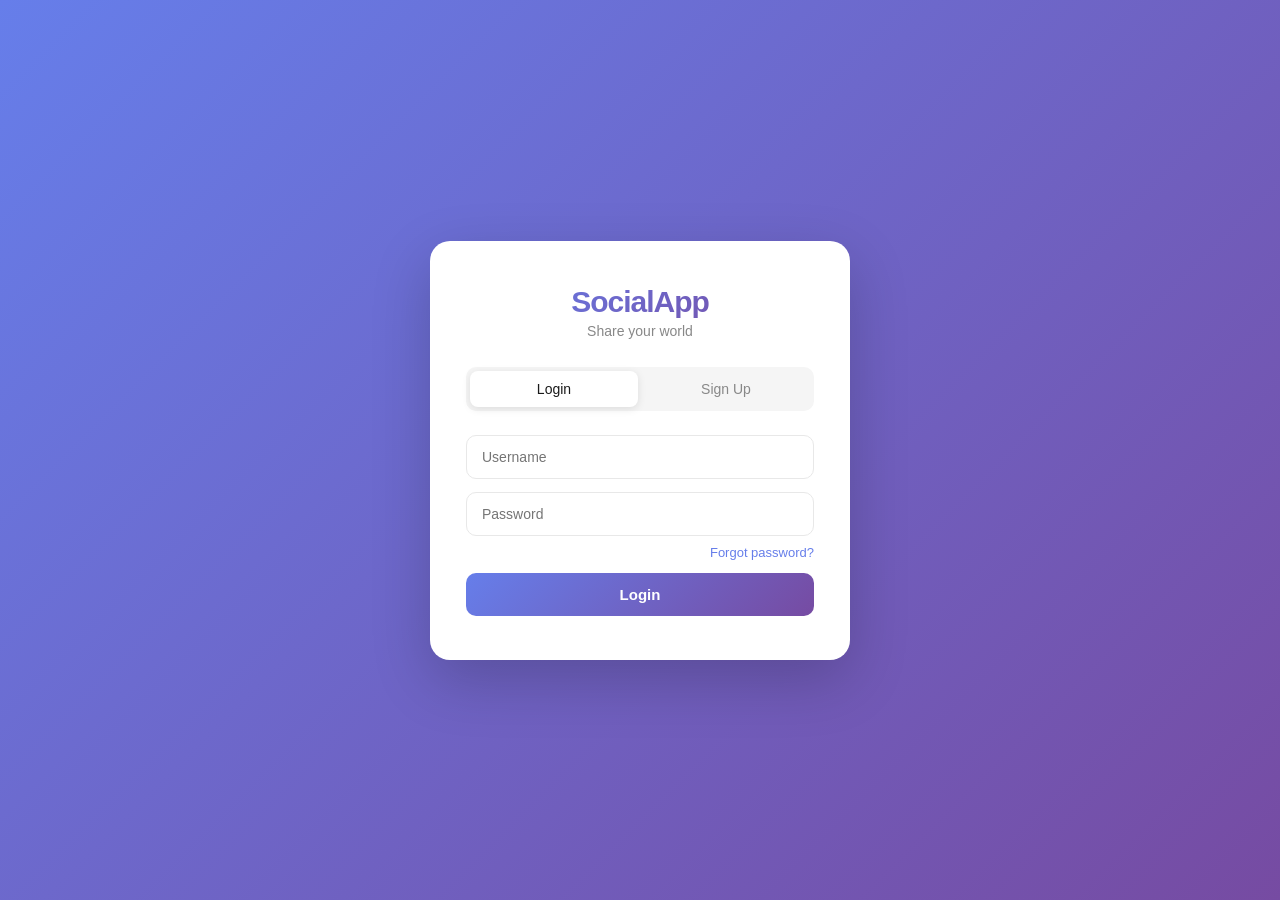
<file: pages/index.html>
<!DOCTYPE html>
<html lang="en">
<head>
  <meta charset="UTF-8">
  <meta name="viewport" content="width=device-width, initial-scale=1.0">
  <title>SocialApp — Login</title>
  <style>
    *, *::before, *::after { box-sizing: border-box; margin: 0; padding: 0; }
    body {
      font-family: -apple-system, BlinkMacSystemFont, 'Segoe UI', sans-serif;
      min-height: 100vh; display: flex; align-items: center; justify-content: center;
      background: linear-gradient(135deg, #667eea 0%, #764ba2 100%); padding: 20px;
    }
    .box {
      background: #fff; border-radius: 20px; padding: 44px 36px;
      width: 100%; max-width: 420px;
      box-shadow: 0 20px 60px rgba(0,0,0,0.2);
    }
    .logo { text-align: center; margin-bottom: 28px; }
    .logo h1 {
      font-size: 30px; font-weight: 800; letter-spacing: -1px;
      background: linear-gradient(135deg,#667eea,#764ba2);
      -webkit-background-clip: text; -webkit-text-fill-color: transparent; background-clip: text;
    }
    .logo p { font-size: 14px; color: #888; margin-top: 4px; }
    .tab-row {
      display: flex; background: #f5f5f5; border-radius: 10px;
      padding: 4px; margin-bottom: 24px; gap: 4px;
    }
    .tab-row button {
      flex: 1; padding: 10px; border: none; background: none; border-radius: 8px;
      font-size: 14px; font-weight: 500; cursor: pointer; color: #888;
      transition: all .2s; font-family: inherit;
    }
    .tab-row button.active {
      background: #fff; color: #1a1a1a;
      box-shadow: 0 2px 8px rgba(0,0,0,0.1);
    }
    form { display: flex; flex-direction: column; gap: 13px; }
    input {
      padding: 13px 15px; border: 1.5px solid #e8e8e8; border-radius: 10px;
      font-size: 14px; font-family: inherit; outline: none; transition: border-color .2s;
    }
    input:focus { border-color: #667eea; }
    .btn {
      padding: 13px; background: linear-gradient(135deg,#667eea,#764ba2);
      color: white; border: none; border-radius: 10px; font-size: 15px;
      font-weight: 700; cursor: pointer; font-family: inherit; transition: opacity .2s;
    }
    .btn:hover { opacity: .9; }
    .btn:disabled { opacity: .6; cursor: not-allowed; }
    .err {
      background: #fef2f2; border: 1px solid #fca5a5; border-radius: 8px;
      padding: 11px 13px; font-size: 13px; color: #b91c1c; display: none; line-height: 1.5;
    }
    .ok {
      background: #f0fdf4; border: 1px solid #86efac; border-radius: 8px;
      padding: 11px 13px; font-size: 13px; color: #15803d; display: none;
    }
    .forgot-link {
      text-align: right; font-size: 13px; color: #667eea;
      cursor: pointer; text-decoration: none; margin-top: -4px;
    }
    .forgot-link:hover { text-decoration: underline; }
    .divider { text-align: center; font-size: 12px; color: #aaa; margin: 4px 0; }
  </style>
</head>
<body>
<div class="box">
  <div class="logo">
    <h1>SocialApp</h1>
    <p>Share your world</p>
  </div>

  <div class="tab-row">
    <button id="tab-login"  class="active" onclick="showTab('login')">Login</button>
    <button id="tab-signup" onclick="showTab('signup')">Sign Up</button>
  </div>

  <!-- ERROR / SUCCESS MESSAGES -->
  <div class="err" id="err-msg"></div>
  <div class="ok"  id="ok-msg"></div>

  <!-- LOGIN FORM -->
  <form id="login-form">
    <input name="username" placeholder="Username" required autocomplete="username">
    <input name="password" type="password" placeholder="Password" required autocomplete="current-password">
    <a class="forgot-link" onclick="showTab('forgot')">Forgot password?</a>
    <button type="submit" class="btn" id="login-btn">Login</button>
  </form>

  <!-- SIGNUP FORM -->
  <form id="signup-form" style="display:none">
    <input name="username" placeholder="Username" required autocomplete="username">
    <input name="email" type="email" placeholder="Email (needed for password reset)" required>
    <input name="password" type="password" placeholder="Password (min 6 characters)" required autocomplete="new-password">
    <button type="submit" class="btn" id="signup-btn">Create Account</button>
  </form>

  <!-- FORGOT PASSWORD FORM -->
  <form id="forgot-form" style="display:none">
    <p style="font-size:14px;color:#555;margin-bottom:4px;line-height:1.6">
      Enter your email address and we'll send you a link to reset your password.
    </p>
    <input name="email" type="email" placeholder="Your email address" required>
    <button type="submit" class="btn" id="forgot-btn">Send Reset Link</button>
    <div class="divider">or</div>
    <button type="button" class="btn" style="background:#f5f5f5;color:#555"
            onclick="showTab('login')">Back to Login</button>
  </form>
</div>

<script type="module">
import { login, register, forgotPassword } from '../js/api.js';

// Redirect if already logged in
if (localStorage.getItem('access_token')) {
    window.location.href = 'feed.html';
}

// Show/hide forms
window.showTab = (tab) => {
    ['login','signup','forgot'].forEach(t => {
        document.getElementById(t + '-form').style.display = 'none';
    });
    document.getElementById(tab + '-form').style.display = 'flex';
    document.querySelectorAll('.tab-row button').forEach(b => b.classList.remove('active'));
    const tabBtn = document.getElementById('tab-' + tab);
    if (tabBtn) tabBtn.classList.add('active');
    hideMessages();
};

function showErr(msg) {
    const el = document.getElementById('err-msg');
    el.textContent = msg;
    el.style.display = 'block';
    document.getElementById('ok-msg').style.display = 'none';
}

function showOk(msg) {
    const el = document.getElementById('ok-msg');
    el.textContent = msg;
    el.style.display = 'block';
    document.getElementById('err-msg').style.display = 'none';
}

function hideMessages() {
    document.getElementById('err-msg').style.display = 'none';
    document.getElementById('ok-msg').style.display  = 'none';
}

// LOGIN
document.getElementById('login-form').addEventListener('submit', async e => {
    e.preventDefault();
    hideMessages();
    const btn = document.getElementById('login-btn');
    btn.textContent = 'Logging in...';
    btn.disabled = true;

    const data = await login({
        username: e.target.username.value.trim(),
        password: e.target.password.value
    });

    if (!data) {
        showErr('No response from server. Is the backend running?');
    } else if (data.__network) {
        showErr('Cannot connect to server. Make sure you ran: python manage.py runserver');
    } else if (data.__error) {
        showErr(data.error || data.detail || 'Login failed. Check your username and password.');
    } else if (data.access) {
        localStorage.setItem('access_token', data.access);
        localStorage.setItem('refresh_token', data.refresh);
        localStorage.setItem('user_id', data.user.id);
        localStorage.setItem('username', data.user.username);
        showOk('Login successful! Redirecting...');
        setTimeout(() => window.location.href = 'feed.html', 800);
    } else {
        showErr('Unknown error. Open browser console (F12) for details.');
    }

    btn.textContent = 'Login';
    btn.disabled = false;
});

// SIGNUP
document.getElementById('signup-form').addEventListener('submit', async e => {
    e.preventDefault();
    hideMessages();

    const username = e.target.username.value.trim();
    const email    = e.target.email.value.trim();
    const password = e.target.password.value;

    if (password.length < 6) {
        showErr('Password must be at least 6 characters.');
        return;
    }
    if (!email) {
        showErr('Email is required. It is needed if you forget your password.');
        return;
    }

    const btn = document.getElementById('signup-btn');
    btn.textContent = 'Creating account...';
    btn.disabled = true;

    const data = await register({ username, email, password });

    if (!data) {
        showErr('No response from server. Is the backend running?');
    } else if (data.__network) {
        showErr('Cannot connect to server. Make sure: python manage.py runserver is running.');
    } else if (data.__error) {
        // Show field-specific errors from Django
        if (data.username) showErr('Username: ' + data.username.join(' '));
        else if (data.email) showErr('Email: ' + data.email.join(' '));
        else if (data.password) showErr('Password: ' + data.password.join(' '));
        else showErr(data.detail || data.error || JSON.stringify(data));
    } else if (data.access) {
        localStorage.setItem('access_token', data.access);
        localStorage.setItem('refresh_token', data.refresh);
        localStorage.setItem('user_id', data.user.id);
        localStorage.setItem('username', data.user.username);
        showOk('Account created! Redirecting...');
        setTimeout(() => window.location.href = 'feed.html', 800);
    } else {
        showErr('Unexpected response: ' + JSON.stringify(data));
    }

    btn.textContent = 'Create Account';
    btn.disabled = false;
});

// FORGOT PASSWORD
document.getElementById('forgot-form').addEventListener('submit', async e => {
    e.preventDefault();
    hideMessages();
    const email = e.target.email.value.trim();
    const btn = document.getElementById('forgot-btn');
    btn.textContent = 'Sending...';
    btn.disabled = true;

    const data = await forgotPassword(email);

    if (data?.__network) {
        showErr('Cannot connect to server.');
    } else if (data?.__error) {
        showErr(data.error || data.detail || 'Something went wrong.');
    } else {
        showOk('✅ Reset link sent! Check your email inbox (and spam folder).');
        e.target.reset();
    }

    btn.textContent = 'Send Reset Link';
    btn.disabled = false;
});
</script>
</body>
</html>
</file>
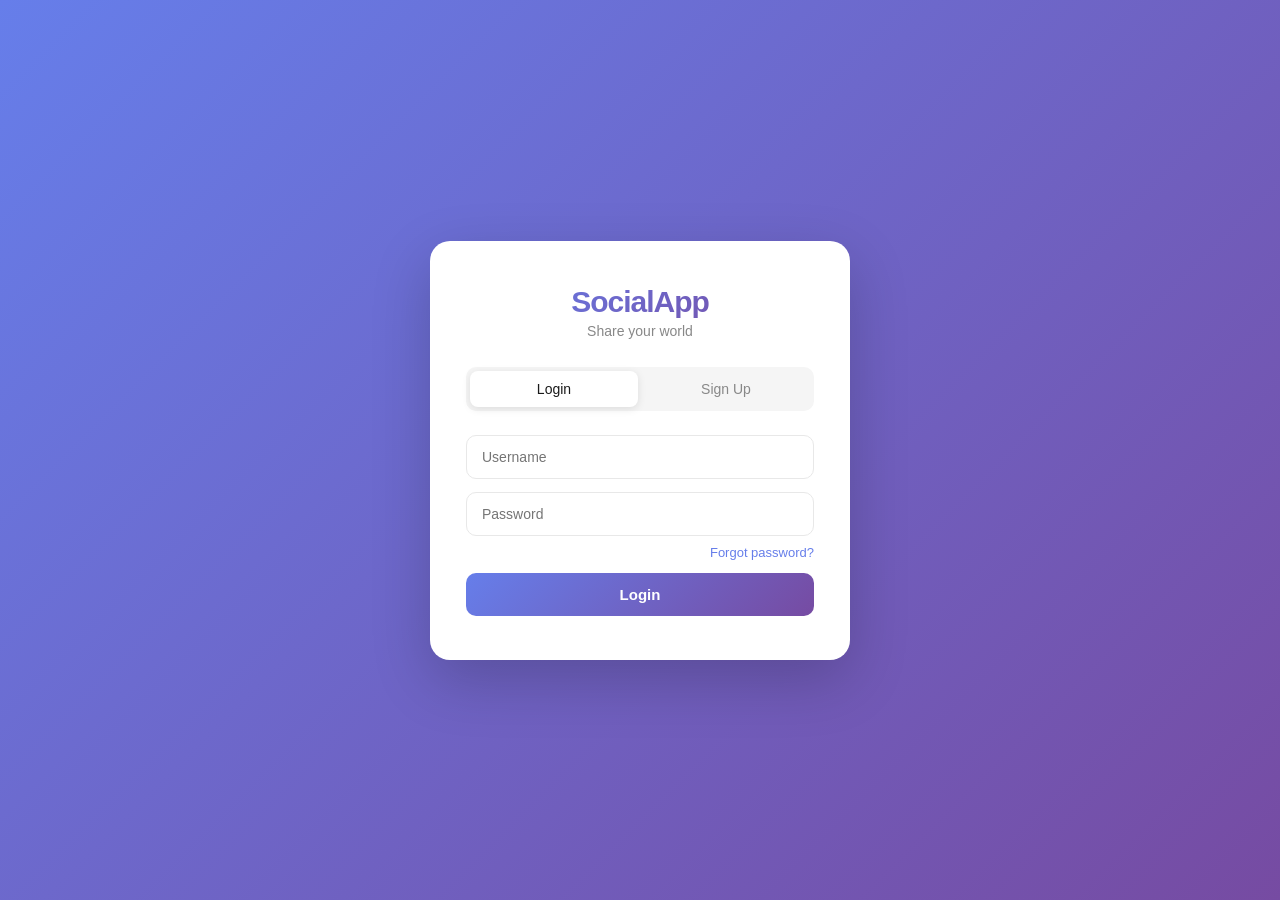
<file: pages/chat.html>
<!DOCTYPE html>
<html lang="en">
<head>
  <meta charset="UTF-8">
  <meta name="viewport" content="width=device-width, initial-scale=1.0">
  <title>Messages — SocialApp</title>
  <style>
    *, *::before, *::after { box-sizing: border-box; margin: 0; padding: 0; }
    body { font-family: -apple-system, BlinkMacSystemFont, 'Segoe UI', sans-serif;
           background: #fafafa; color: #1a1a1a; height: 100vh; display: flex; flex-direction: column; }

    .nav { background: #fff; border-bottom: 1px solid #efefef; height: 56px;
           display: flex; align-items: center; padding: 0 24px; gap: 4px;
           position: sticky; top: 0; z-index: 100; flex-shrink: 0; }
    .nav-logo { font-size: 22px; font-weight: 800; color: #667eea;
                text-decoration: none; margin-right: 12px; }
    .nav a { text-decoration: none; color: #444; font-size: 14px; font-weight: 500;
             padding: 7px 11px; border-radius: 8px; }
    .nav a:hover { background: #f5f5f5; }
    .nav-logout { margin-left: auto; padding: 7px 14px; background: none;
                  border: 1px solid #ddd; border-radius: 8px; font-size: 13px; cursor: pointer; }

    .chat-layout { display: flex; flex: 1; overflow: hidden; max-width: 960px;
                   width: 100%; margin: 0 auto; }

    /* Sidebar — conversation list */
    .conv-list { width: 320px; border-right: 1px solid #efefef; background: #fff;
                 display: flex; flex-direction: column; flex-shrink: 0; }
    .conv-header { padding: 16px 20px; border-bottom: 1px solid #efefef;
                   display: flex; align-items: center; justify-content: space-between; }
    .conv-header h2 { font-size: 16px; font-weight: 700; }
    .new-msg-btn { padding: 6px 14px; background: #667eea; color: #fff;
                   border: none; border-radius: 6px; font-size: 13px;
                   font-weight: 600; cursor: pointer; }

    .conv-search { padding: 10px 16px; border-bottom: 1px solid #f5f5f5; }
    .conv-search input { width: 100%; padding: 9px 12px; border: 1px solid #e8e8e8;
                         border-radius: 20px; font-size: 13px; font-family: inherit;
                         outline: none; background: #f8f8f8; }

    .conv-items { overflow-y: auto; flex: 1; }
    .conv-item { display: flex; align-items: center; gap: 12px; padding: 14px 16px;
                 cursor: pointer; border-bottom: 1px solid #fafafa; transition: background .15s; }
    .conv-item:hover, .conv-item.active { background: #f5f3ff; }
    .conv-av { width: 46px; height: 46px; border-radius: 50%; background: #667eea;
               display: flex; align-items: center; justify-content: center;
               color: #fff; font-weight: 700; font-size: 17px; flex-shrink: 0; }
    .conv-av img { width: 100%; height: 100%; border-radius: 50%; object-fit: cover; }
    .conv-info { flex: 1; min-width: 0; }
    .conv-info .uname { font-weight: 600; font-size: 14px; }
    .conv-info .preview { font-size: 12px; color: #888; white-space: nowrap;
                          overflow: hidden; text-overflow: ellipsis; margin-top: 2px; }
    .conv-time { font-size: 11px; color: #bbb; white-space: nowrap; }
    .unread-dot { width: 8px; height: 8px; border-radius: 50%;
                  background: #667eea; flex-shrink: 0; }

    /* Main chat area */
    .chat-main { flex: 1; display: flex; flex-direction: column; background: #fff;
                 min-width: 0; }

    .chat-header { padding: 14px 20px; border-bottom: 1px solid #efefef;
                   display: flex; align-items: center; gap: 12px; flex-shrink: 0; }
    .chat-header .conv-av { width: 38px; height: 38px; font-size: 14px; }
    .chat-header h3 { font-size: 15px; font-weight: 700; }
    .chat-header span { font-size: 12px; color: #888; }

    .messages { flex: 1; overflow-y: auto; padding: 16px 20px;
                display: flex; flex-direction: column; gap: 10px; }

    .msg { max-width: 68%; display: flex; flex-direction: column; }
    .msg.mine { align-self: flex-end; align-items: flex-end; }
    .msg.theirs { align-self: flex-start; align-items: flex-start; }

    .msg-bubble { padding: 10px 14px; border-radius: 18px; font-size: 14px;
                  line-height: 1.5; word-break: break-word; }
    .msg.mine   .msg-bubble { background: #667eea; color: #fff;
                               border-bottom-right-radius: 4px; }
    .msg.theirs .msg-bubble { background: #f0f0f0; color: #1a1a1a;
                               border-bottom-left-radius: 4px; }
    .msg-time { font-size: 11px; color: #bbb; margin-top: 3px; padding: 0 4px; }

    .no-chat { flex: 1; display: flex; flex-direction: column; align-items: center;
               justify-content: center; color: #aaa; }
    .no-chat div { font-size: 48px; margin-bottom: 12px; }
    .no-chat p { font-size: 14px; }

    .chat-input { padding: 12px 16px; border-top: 1px solid #efefef;
                  display: flex; gap: 10px; align-items: center; flex-shrink: 0; }
    .chat-input input { flex: 1; padding: 11px 16px; border: 1.5px solid #e8e8e8;
                        border-radius: 22px; font-size: 14px; font-family: inherit;
                        outline: none; }
    .chat-input input:focus { border-color: #667eea; }
    .chat-input button { padding: 11px 20px; background: #667eea; color: #fff;
                         border: none; border-radius: 22px; font-weight: 600;
                         font-size: 14px; cursor: pointer; }

    /* New message modal */
    .modal-overlay { position: fixed; inset: 0; background: rgba(0,0,0,0.5);
                     z-index: 500; display: none; align-items: center; justify-content: center; }
    .modal-overlay.open { display: flex; }
    .modal { background: #fff; border-radius: 16px; padding: 24px;
             width: min(400px, 90vw); }
    .modal h3 { font-size: 16px; font-weight: 700; margin-bottom: 14px; }
    .modal input { width: 100%; padding: 11px 14px; border: 1.5px solid #e8e8e8;
                   border-radius: 8px; font-size: 14px; font-family: inherit;
                   outline: none; margin-bottom: 12px; }
    .modal input:focus { border-color: #667eea; }
    .modal-users { max-height: 200px; overflow-y: auto; margin-bottom: 14px; }
    .modal-user { display: flex; align-items: center; gap: 10px; padding: 10px;
                  cursor: pointer; border-radius: 8px; transition: background .15s; }
    .modal-user:hover { background: #f5f3ff; }
    .modal-user .conv-av { width: 36px; height: 36px; font-size: 13px; }
    .modal-user span { font-size: 14px; font-weight: 500; }
    .modal-btns { display: flex; gap: 10px; }
    .modal-btns button { flex: 1; padding: 10px; border-radius: 8px; font-size: 14px;
                         font-weight: 600; cursor: pointer; font-family: inherit; }
    .btn-cancel { background: #f5f5f5; border: none; color: #555; }
    .btn-start  { background: #667eea; border: none; color: #fff; }

    @media(max-width: 600px) {
      .conv-list { width: 80px; }
      .conv-info, .conv-time, .unread-dot { display: none; }
      .conv-search, .conv-header h2, .new-msg-btn { display: none; }
      .conv-item { padding: 10px; justify-content: center; }
    }
  </style>
</head>
<body>

<nav class="nav">
  <a class="nav-logo" href="feed.html">● SocialApp</a>
  <a href="feed.html">🏠</a>
  <a href="explore.html">🔍</a>
  <a href="reels.html">🎬</a>
  <a href="upload.html">➕</a>
  <a href="chat.html">💬</a>
  <a href="profile.html">👤</a>
  <button class="nav-logout" onclick="localStorage.clear();window.location.href='index.html'">Logout</button>
</nav>

<div class="chat-layout">
  <!-- Conversations sidebar -->
  <div class="conv-list">
    <div class="conv-header">
      <h2>Messages</h2>
      <button class="new-msg-btn" onclick="openNewMsg()">✏️ New</button>
    </div>
    <div class="conv-search">
      <input type="text" placeholder="Search messages..." id="msg-search"
             oninput="filterConvs(this.value)">
    </div>
    <div class="conv-items" id="conv-items">
      <div style="text-align:center;padding:30px;color:#aaa;font-size:13px">
        No messages yet.<br>Start a conversation!
      </div>
    </div>
  </div>

  <!-- Chat area -->
  <div class="chat-main" id="chat-main">
    <div class="no-chat">
      <div>💬</div>
      <p>Select a conversation or start a new one</p>
    </div>
  </div>
</div>

<!-- New message modal -->
<div class="modal-overlay" id="new-msg-modal">
  <div class="modal">
    <h3>New Message</h3>
    <input type="text" id="user-search-inp" placeholder="Search for a user..."
           oninput="searchForUser(this.value)">
    <div class="modal-users" id="modal-user-list">
      <div style="color:#aaa;font-size:13px;text-align:center">Type a username to search</div>
    </div>
    <div class="modal-btns">
      <button class="btn-cancel" onclick="closeNewMsg()">Cancel</button>
    </div>
  </div>
</div>

<script type="module">
import { searchUsers, getSuggestedUsers } from '../js/api.js';

if (!localStorage.getItem('access_token')) {
  window.location.href = 'index.html';
}

const myId       = localStorage.getItem('user_id');
const myUsername = localStorage.getItem('username') || 'Me';

// Load conversations from localStorage (client-side DMs for now)
let conversations = JSON.parse(localStorage.getItem('dm_convs') || '[]');
let activeConv    = null;

function saveConvs() {
  localStorage.setItem('dm_convs', JSON.stringify(conversations));
}

function renderConvList() {
  const el = document.getElementById('conv-items');
  if (!conversations.length) {
    el.innerHTML = `<div style="text-align:center;padding:30px;color:#aaa;font-size:13px">
      No messages yet.<br>Start a conversation!
    </div>`;
    return;
  }
  el.innerHTML = conversations.map(c => {
    const last = c.messages[c.messages.length - 1];
    const letter = c.username[0].toUpperCase();
    return `<div class="conv-item ${activeConv?.id === c.id ? 'active' : ''}"
                 onclick="openConv('${c.id}')">
      <div class="conv-av">${letter}</div>
      <div class="conv-info">
        <div class="uname">${c.username}</div>
        <div class="preview">${last ? last.text : 'No messages yet'}</div>
      </div>
      <span class="conv-time">${last ? timeAgo(last.ts) : ''}</span>
    </div>`;
  }).join('');
}

function openConv(id) {
  activeConv = conversations.find(c => c.id === id);
  if (!activeConv) return;
  renderConvList();

  const main = document.getElementById('chat-main');
  const letter = activeConv.username[0].toUpperCase();
  main.innerHTML = `
    <div class="chat-header">
      <div class="conv-av">${letter}</div>
      <div>
        <h3>${activeConv.username}</h3>
        <span>Active recently</span>
      </div>
    </div>
    <div class="messages" id="messages"></div>
    <div class="chat-input">
      <input type="text" id="msg-inp" placeholder="Message ${activeConv.username}..."
             onkeydown="if(event.key==='Enter') sendMsg()">
      <button onclick="sendMsg()">Send</button>
    </div>`;

  renderMessages();
  document.getElementById('msg-inp').focus();
}

function renderMessages() {
  if (!activeConv) return;
  const el = document.getElementById('messages');
  if (!el) return;
  el.innerHTML = activeConv.messages.map(m => `
    <div class="msg ${m.from === myUsername ? 'mine' : 'theirs'}">
      <div class="msg-bubble">${m.text}</div>
      <div class="msg-time">${timeAgo(m.ts)}</div>
    </div>`).join('');
  el.scrollTop = el.scrollHeight;
}

window.sendMsg = () => {
  const inp = document.getElementById('msg-inp');
  const txt = inp.value.trim();
  if (!txt || !activeConv) return;
  inp.value = '';

  activeConv.messages.push({
    from: myUsername,
    text: txt,
    ts:   Date.now()
  });

  // Move conversation to top
  conversations = [
    activeConv,
    ...conversations.filter(c => c.id !== activeConv.id)
  ];
  saveConvs();
  renderConvList();
  renderMessages();
};

window.openNewMsg = () => {
  document.getElementById('new-msg-modal').classList.add('open');
  loadSuggested();
};

window.closeNewMsg = () => {
  document.getElementById('new-msg-modal').classList.remove('open');
  document.getElementById('user-search-inp').value = '';
};

async function loadSuggested() {
  const users = await getSuggestedUsers();
  renderModalUsers(users || []);
}

window.searchForUser = async (q) => {
  if (!q.trim()) { loadSuggested(); return; }
  const users = await searchUsers(q);
  renderModalUsers(users || []);
};

function renderModalUsers(users) {
  const el = document.getElementById('modal-user-list');
  if (!users.length) {
    el.innerHTML = '<div style="color:#aaa;font-size:13px;text-align:center">No users found</div>';
    return;
  }
  el.innerHTML = users.map(u => `
    <div class="modal-user" onclick="startConv(${u.id}, '${u.username}')">
      <div class="conv-av" style="width:36px;height:36px;font-size:13px">
        ${u.username[0].toUpperCase()}
      </div>
      <span>${u.username}</span>
    </div>`).join('');
}

window.startConv = (userId, username) => {
  closeNewMsg();
  const existing = conversations.find(c => c.userId === userId);
  if (existing) {
    openConv(existing.id);
    return;
  }
  const newConv = {
    id:       `conv_${userId}_${Date.now()}`,
    userId,
    username,
    messages: []
  };
  conversations.unshift(newConv);
  saveConvs();
  renderConvList();
  openConv(newConv.id);
};

window.filterConvs = (q) => {
  document.querySelectorAll('.conv-item').forEach(el => {
    const name = el.querySelector('.uname')?.textContent || '';
    el.style.display = name.toLowerCase().includes(q.toLowerCase()) ? '' : 'none';
  });
};

function timeAgo(ts) {
  const m = Math.floor((Date.now() - ts) / 60000);
  if (m < 1) return 'now';
  if (m < 60) return m + 'm';
  if (m < 1440) return Math.floor(m/60) + 'h';
  return Math.floor(m/1440) + 'd';
}

renderConvList();
</script>
</body>
</html>
</file>
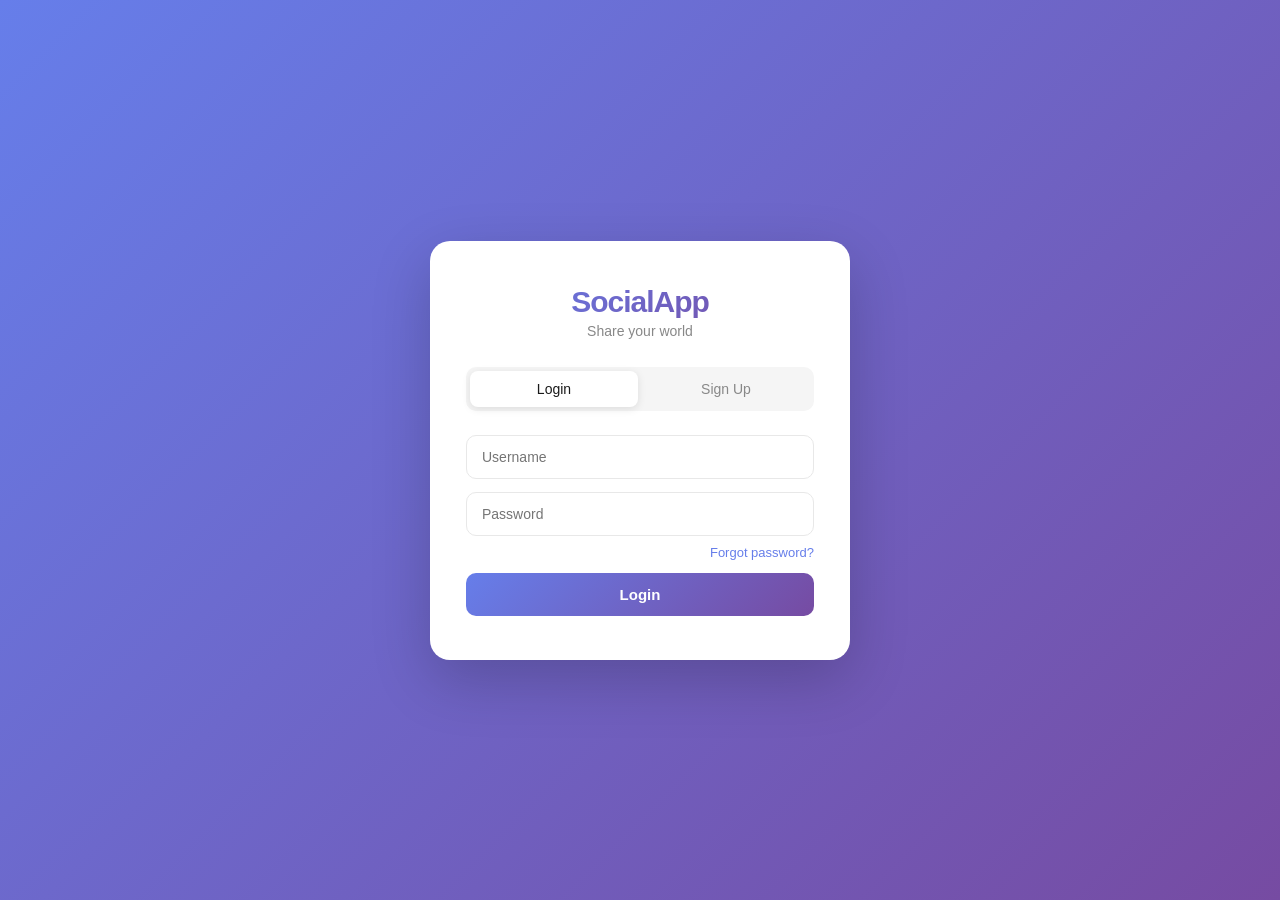
<file: pages/explore.html>
<!DOCTYPE html>
<html lang="en">
<head>
  <meta charset="UTF-8">
  <meta name="viewport" content="width=device-width, initial-scale=1.0">
  <title>Explore — SocialApp</title>
  <style>
    *, *::before, *::after { box-sizing: border-box; margin: 0; padding: 0; }
    body { font-family: -apple-system, BlinkMacSystemFont, 'Segoe UI', sans-serif;
           background: #fafafa; color: #1a1a1a; }
    .nav { background: #fff; border-bottom: 1px solid #efefef; height: 56px;
           display: flex; align-items: center; padding: 0 24px; gap: 4px;
           position: sticky; top: 0; z-index: 100; }
    .nav-logo { font-size: 22px; font-weight: 800; color: #667eea;
                text-decoration: none; margin-right: 12px; }
    .nav a { text-decoration: none; color: #444; font-size: 14px; font-weight: 500;
             padding: 7px 11px; border-radius: 8px; transition: background .15s; }
    .nav a:hover { background: #f5f5f5; }
    .nav-logout { margin-left: auto; padding: 7px 14px; background: none;
                  border: 1px solid #ddd; border-radius: 8px; font-size: 13px; cursor: pointer; }
    .nav-logout:hover { background: #fee; border-color: #e74c3c; color: #e74c3c; }

    .wrap { max-width: 900px; margin: 0 auto; padding: 0 20px 40px; }

    /* Search */
    .search-bar { display: flex; gap: 10px; margin: 24px 0; }
    .search-bar input { flex: 1; padding: 13px 16px; border: 1.5px solid #e8e8e8;
                        border-radius: 10px; font-size: 14px; font-family: inherit;
                        outline: none; background: #fff; transition: border-color .2s; }
    .search-bar input:focus { border-color: #667eea; }
    .search-bar button { padding: 13px 24px; background: #667eea; color: #fff;
                         border: none; border-radius: 10px; font-size: 14px;
                         font-weight: 600; cursor: pointer; font-family: inherit; }

    /* User results */
    .user-card { display: flex; align-items: center; gap: 14px; padding: 14px 16px;
                 background: #fff; border: 1px solid #efefef; border-radius: 12px;
                 margin-bottom: 10px; transition: box-shadow .15s; }
    .user-card:hover { box-shadow: 0 4px 14px rgba(0,0,0,.07); }
    .u-av { width: 50px; height: 50px; border-radius: 50%; background: #667eea;
            display: flex; align-items: center; justify-content: center;
            color: #fff; font-weight: 700; font-size: 18px; flex-shrink: 0; }
    .u-av img { width: 100%; height: 100%; border-radius: 50%; object-fit: cover; }
    .u-info { flex: 1; min-width: 0; }
    .u-info a { font-weight: 600; font-size: 15px; text-decoration: none;
                color: #1a1a1a; display: block; }
    .u-info a:hover { text-decoration: underline; }
    .u-info p { font-size: 13px; color: #888; margin-top: 2px;
                overflow: hidden; text-overflow: ellipsis; white-space: nowrap; }
    .follow-btn { padding: 8px 20px; border-radius: 8px; font-size: 13px;
                  font-weight: 600; cursor: pointer; font-family: inherit;
                  transition: all .15s; white-space: nowrap; }
    .follow-btn.f { background: #667eea; border: none; color: #fff; }
    .follow-btn.f:hover { background: #5568d0; }
    .follow-btn.ing { background: none; border: 1.5px solid #ddd; color: #555; }

    /* Section heading */
    .sh { font-size: 14px; font-weight: 700; color: #333; margin: 20px 0 12px;
          text-transform: uppercase; letter-spacing: .5px; }

    /* Explore grid */
    .grid { display: grid; grid-template-columns: repeat(3,1fr); gap: 3px; }
    .gi { aspect-ratio: 1; overflow: hidden; cursor: pointer; background: #f0f0f0;
          border-radius: 2px; position: relative; }
    .gi img { width: 100%; height: 100%; object-fit: cover; transition: transform .2s; }
    .gi:hover img { transform: scale(1.05); }
    .gi .overlay { position: absolute; inset: 0; background: rgba(0,0,0,.3);
                   display: flex; align-items: center; justify-content: center;
                   opacity: 0; transition: opacity .2s; font-size: 14px;
                   color: #fff; font-weight: 600; }
    .gi:hover .overlay { opacity: 1; }
    .gi.note { background: linear-gradient(135deg,#f5f3ff,#ede9fe); }
    .gi.note div { width: 100%; height: 100%; display: flex; align-items: center;
                   justify-content: center; padding: 10px; font-size: 13px;
                   color: #555; text-align: center; }

    #search-results { display: none; }
    #search-results.visible { display: block; }
  </style>
</head>
<body>

<nav class="nav">
  <a class="nav-logo" href="feed.html">● SocialApp</a>
  <a href="feed.html">🏠 Home</a>
  <a href="explore.html">🔍 Explore</a>
  <a href="reels.html">🎬 Reels</a>
  <a href="upload.html">➕ Upload</a>
  <a href="chat.html">💬 Messages</a>
  <a href="notifications.html">🔔</a>
  <a href="profile.html">👤 Profile</a>
  <button class="nav-logout" onclick="doLogout()">Logout</button>
</nav>
<div class="wrap">
  <div class="search-bar">
    <input type="text" id="sinp" placeholder="Search people...">
    <button onclick="doSearch()">Search</button>
  </div>

  <div id="search-results">
    <div class="sh">People</div>
    <div id="result-list"></div>
  </div>

  <div id="suggest-section">
    <div class="sh">People you may know</div>
    <div id="suggest-list">
      <div style="color:#aaa;font-size:14px">Loading suggestions...</div>
    </div>
  </div>

  <div class="sh" style="margin-top:28px">Recent Posts</div>
  <div class="grid" id="explore-grid">
    <div style="grid-column:1/-1;text-align:center;padding:40px;color:#aaa">Loading posts...</div>
  </div>
</div>

<script type="module">
import { searchUsers, getExplore, getSuggestedUsers, followUser, unfollowUser } from '../js/api.js';

if (!localStorage.getItem('access_token')) {
  window.location.href = 'index.html';
}

function avHTML(user, size = 50) {
  const l = (user?.username || 'U')[0].toUpperCase();
  const url = user?.profile?.avatar_url;
  if (url) {
    return `<div class="u-av" style="padding:0;width:${size}px;height:${size}px">
      <img src="${url}" onerror="this.outerHTML='${l}'">
    </div>`;
  }
  return `<div class="u-av" style="width:${size}px;height:${size}px;font-size:${size*0.36}px">${l}</div>`;
}

function userCard(u, isFollowing) {
  return `<div class="user-card">
    ${avHTML(u)}
    <div class="u-info">
      <a href="profile.html?id=${u.id}">${u.username}</a>
      <p>${u.profile?.bio || 'No bio yet'}</p>
    </div>
    <button class="follow-btn ${isFollowing ? 'ing' : 'f'}"
            id="fb-${u.id}"
            onclick="toggleFollow(${u.id}, this)">
      ${isFollowing ? 'Following' : 'Follow'}
    </button>
  </div>`;
}

window.toggleFollow = async (id, btn) => {
  if (btn.classList.contains('f')) {
    await followUser(id);
    btn.textContent = 'Following';
    btn.classList.replace('f', 'ing');
  } else {
    await unfollowUser(id);
    btn.textContent = 'Follow';
    btn.classList.replace('ing', 'f');
  }
};

window.doSearch = async () => {
  const q = document.getElementById('sinp').value.trim();
  if (!q) return;
  const users = await searchUsers(q);
  const section = document.getElementById('search-results');
  const list    = document.getElementById('result-list');
  section.classList.add('visible');
  document.getElementById('suggest-section').style.display = 'none';
  if (!users?.length) {
    list.innerHTML = '<p style="font-size:14px;color:#888;padding:10px 0">No users found for "' + q + '"</p>';
    return;
  }
  list.innerHTML = users.map(u => userCard(u, u.is_following)).join('');
};

document.getElementById('sinp').addEventListener('keydown', e => {
  if (e.key === 'Enter') doSearch();
});

document.getElementById('sinp').addEventListener('input', e => {
  if (!e.target.value.trim()) {
    document.getElementById('search-results').classList.remove('visible');
    document.getElementById('suggest-section').style.display = 'block';
  }
});

// Suggestions
async function loadSuggestions() {
  const users = await getSuggestedUsers();
  const el = document.getElementById('suggest-list');
  if (!users?.length) {
    el.innerHTML = '<p style="font-size:14px;color:#888">No suggestions. You may already follow everyone!</p>';
    return;
  }
  el.innerHTML = users.map(u => userCard(u, false)).join('');
}

// Explore grid
async function loadGrid() {
  const data = await getExplore();
  const grid = document.getElementById('explore-grid');
  const posts = data?.results || [];
  if (!posts.length) {
    grid.innerHTML = '<div style="grid-column:1/-1;text-align:center;padding:40px;color:#aaa">No posts yet. <a href="upload.html" style="color:#667eea">Be the first!</a></div>';
    return;
  }
  grid.innerHTML = posts.map(p => {
    if (p.media_url && p.post_type === 'photo') {
      return `<div class="gi">
        <img src="${p.media_url}" loading="lazy" alt="">
        <div class="overlay">❤️ ${p.likes_count}</div>
      </div>`;
    }
    if (p.media_url && ['video','reel','long_video'].includes(p.post_type)) {
      return `<div class="gi">
        <img src="${p.media_url.replace(/\.[^.]+$/, '.jpg')}"
             onerror="this.style.display='none'"
             style="position:absolute;inset:0;width:100%;height:100%;object-fit:cover">
        <div style="position:absolute;inset:0;display:flex;align-items:center;justify-content:center;
                    background:rgba(0,0,0,.2)">
          <span style="font-size:30px">▶️</span>
        </div>
      </div>`;
    }
    return `<div class="gi note"><div>${p.caption || 'Note'}</div></div>`;
  }).join('');
}

loadSuggestions();
loadGrid();
</script>
</body>
</html>
</file>
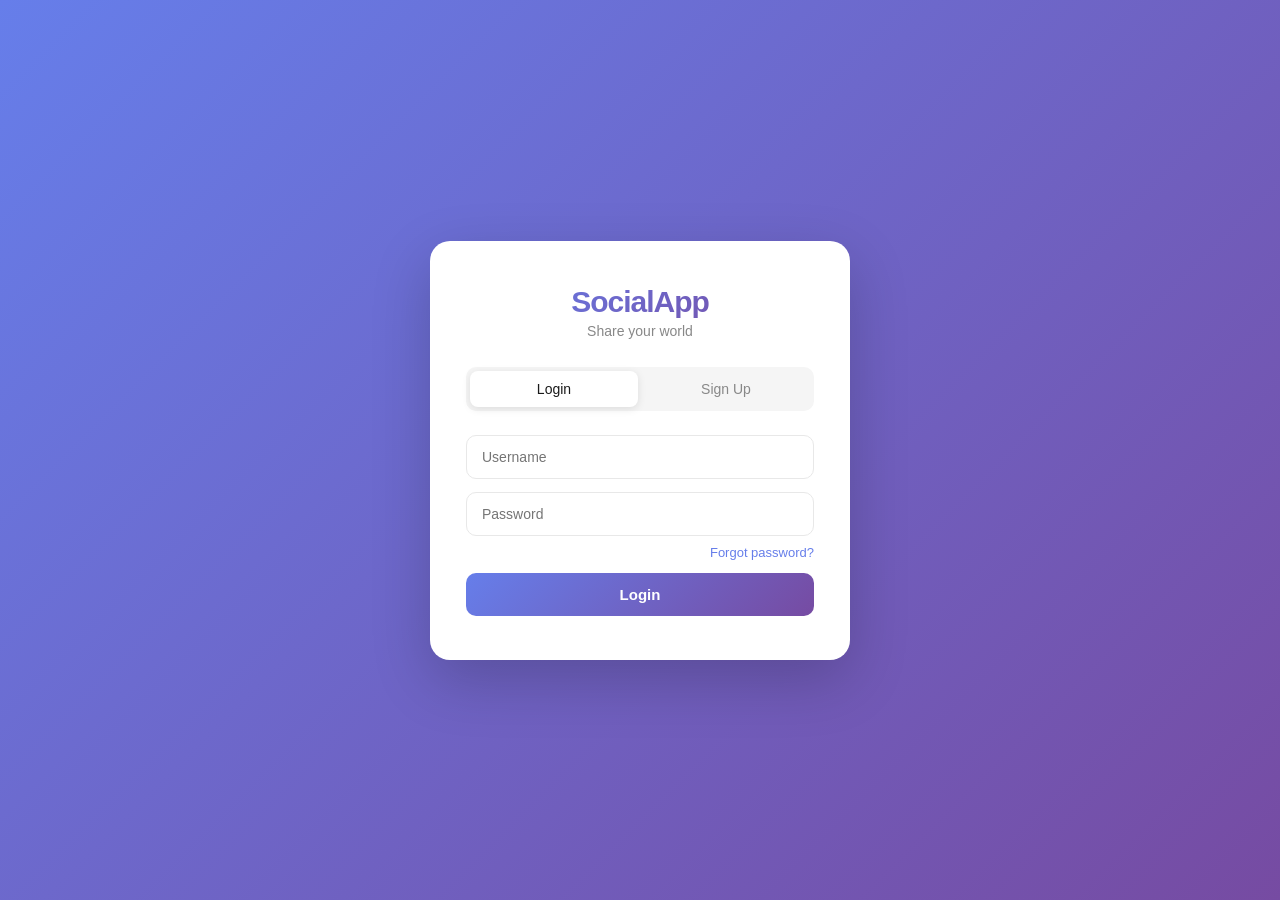
<file: pages/feed.html>
<!DOCTYPE html>
<html lang="en">
<head>
  <meta charset="UTF-8">
  <meta name="viewport" content="width=device-width, initial-scale=1.0">
  <title>Feed — SocialApp</title>
  <style>
    *, *::before, *::after { box-sizing: border-box; margin: 0; padding: 0; }
    body { font-family: -apple-system, BlinkMacSystemFont, 'Segoe UI', sans-serif;
           background: #fafafa; color: #1a1a1a; }

    /* NAV */
    .nav { background: #fff; border-bottom: 1px solid #efefef; height: 56px;
           display: flex; align-items: center; padding: 0 24px; gap: 4px;
           position: sticky; top: 0; z-index: 100; }
    .nav-logo { font-size: 22px; font-weight: 800; color: #667eea;
                text-decoration: none; margin-right: 12px; letter-spacing: -1px; }
    .nav a { text-decoration: none; color: #444; font-size: 14px; font-weight: 500;
             padding: 7px 11px; border-radius: 8px; transition: background .15s; }
    .nav a:hover { background: #f5f5f5; color: #111; }
    .nav-logout { margin-left: auto; padding: 7px 14px; background: none;
                  border: 1px solid #ddd; border-radius: 8px; font-size: 13px;
                  cursor: pointer; transition: all .15s; }
    .nav-logout:hover { background: #fee; border-color: #e74c3c; color: #e74c3c; }

    /* STORIES */
    .stories { background: #fff; border-bottom: 1px solid #efefef;
               display: flex; gap: 14px; padding: 14px 20px;
               overflow-x: auto; scrollbar-width: none; }
    .stories::-webkit-scrollbar { display: none; }
    .story { display: flex; flex-direction: column; align-items: center;
             gap: 5px; cursor: pointer; flex-shrink: 0; transition: transform .15s; }
    .story:hover { transform: scale(1.05); }
    .story-ring { width: 62px; height: 62px; border-radius: 50%;
                  background: linear-gradient(45deg,#f09433,#e6683c,#dc2743,#cc2366,#bc1888);
                  padding: 2.5px; }
    .story-ring img { width: 100%; height: 100%; border-radius: 50%;
                      object-fit: cover; border: 2.5px solid #fff; background: #ddd; }
    .story span { font-size: 11px; color: #555; max-width: 66px;
                  overflow: hidden; text-overflow: ellipsis; white-space: nowrap; }
    .add-story .story-ring { background: #667eea; display: flex; align-items: center;
                              justify-content: center; font-size: 28px; color: #fff; }

    /* LAYOUT */
    .layout { display: flex; max-width: 960px; margin: 24px auto;
              padding: 0 16px; gap: 28px; align-items: flex-start; }
    .feed { flex: 1; max-width: 600px; display: flex;
            flex-direction: column; gap: 20px; min-width: 0; }
    .sidebar { width: 260px; flex-shrink: 0; position: sticky; top: 72px; }

    /* POST CARD */
    .card { background: #fff; border: 1px solid #efefef; border-radius: 14px;
            overflow: hidden; }
    .card-head { display: flex; align-items: center; gap: 11px; padding: 13px 15px; }
    .av { width: 38px; height: 38px; border-radius: 50%; object-fit: cover;
          background: #667eea; display: flex; align-items: center;
          justify-content: center; color: #fff; font-weight: 700;
          font-size: 15px; flex-shrink: 0; }
    .av img { width: 100%; height: 100%; border-radius: 50%; object-fit: cover; }
    .uname { font-weight: 600; font-size: 14px; text-decoration: none;
             color: #1a1a1a; flex: 1; }
    .uname:hover { text-decoration: underline; }
    .tago { font-size: 12px; color: #aaa; }
    .media { width: 100%; max-height: 560px; object-fit: cover;
             display: block; background: #f0f0f0; }
    .actions { display: flex; gap: 4px; padding: 10px 12px 6px; }
    .act-btn { display: flex; align-items: center; gap: 5px; padding: 7px 11px;
               background: none; border: none; border-radius: 8px; font-size: 14px;
               cursor: pointer; color: #444; transition: background .15s; }
    .act-btn:hover { background: #f5f5f5; }
    .act-btn.liked { color: #e74c3c; }
    .caption { padding: 4px 15px 12px; font-size: 14px; line-height: 1.5; color: #333; }
    .caption b { font-weight: 600; margin-right: 5px; }

    /* COMMENTS */
    .comments { border-top: 1px solid #f5f5f5; padding: 12px 15px; display: none; }
    .cmt { display: flex; gap: 9px; margin-bottom: 9px; align-items: flex-start; }
    .cmt .av { width: 28px; height: 28px; font-size: 11px; }
    .cmt-text { background: #f5f5f5; border-radius: 12px;
                padding: 6px 11px; font-size: 13px; line-height: 1.5; }
    .cmt-text b { font-weight: 600; margin-right: 4px; }
    .cmt-row { display: flex; gap: 8px; margin-top: 10px; }
    .cmt-row input { flex: 1; padding: 8px 12px; border: 1px solid #ddd;
                     border-radius: 20px; font-size: 13px; font-family: inherit;
                     outline: none; }
    .cmt-row input:focus { border-color: #667eea; }
    .cmt-row button { padding: 8px 16px; background: #667eea; color: #fff;
                      border: none; border-radius: 20px; font-size: 13px;
                      font-weight: 600; cursor: pointer; font-family: inherit; }

    /* SIDEBAR */
    .s-card { background: #fff; border: 1px solid #efefef; border-radius: 14px;
              padding: 18px; margin-bottom: 14px; }
    .s-card h4 { font-size: 12px; font-weight: 700; color: #888;
                 text-transform: uppercase; letter-spacing: .5px; margin-bottom: 14px; }
    .s-user { display: flex; align-items: center; gap: 10px; margin-bottom: 12px; }
    .s-user .av { width: 38px; height: 38px; font-size: 14px; }
    .s-user .info { flex: 1; min-width: 0; }
    .s-user .info a { font-weight: 600; font-size: 13px; text-decoration: none;
                      color: #1a1a1a; display: block;
                      overflow: hidden; text-overflow: ellipsis; white-space: nowrap; }
    .s-user .info span { font-size: 12px; color: #888; }
    .follow-btn { padding: 5px 14px; background: #667eea; color: #fff;
                  border: none; border-radius: 6px; font-size: 12px;
                  font-weight: 600; cursor: pointer; white-space: nowrap; }
    .follow-btn.following { background: none; border: 1px solid #ddd; color: #555; }

    /* EMPTY */
    .empty { text-align: center; padding: 50px 20px; background: #fff;
             border: 1px solid #efefef; border-radius: 14px; }
    .empty div { font-size: 44px; margin-bottom: 14px; }
    .empty h3 { font-size: 17px; font-weight: 600; margin-bottom: 7px; }
    .empty p { font-size: 13px; color: #888; margin-bottom: 16px; }
    .empty a { display: inline-block; padding: 10px 22px;
               background: #667eea; color: #fff; text-decoration: none;
               border-radius: 8px; font-weight: 600; font-size: 14px; }

    .info-banner { background: #fff8f0; border: 1px solid #ffe0b2;
                   border-radius: 10px; padding: 12px 15px; font-size: 13px;
                   color: #e65100; margin-bottom: 4px; }
    .info-banner a { color: #667eea; font-weight: 600; }

    @media (max-width: 768px) { .sidebar { display: none; } }
  </style>
</head>
<body>

<nav class="nav">
  <a class="nav-logo" href="feed.html">● SocialApp</a>
  <a href="feed.html">🏠 Home</a>
  <a href="explore.html">🔍 Explore</a>
  <a href="reels.html">🎬 Reels</a>
  <a href="upload.html">➕ Upload</a>
  <a href="chat.html">💬 Messages</a>
  <a href="notifications.html">🔔</a>
  <a href="profile.html">👤 Profile</a>
  <button class="nav-logout" onclick="doLogout()">Logout</button>
</nav>

<div class="stories" id="stories">
  <div class="story add-story" onclick="window.location.href='upload.html'">
    <div class="story-ring" style="display:flex;align-items:center;justify-content:center;">
      <span style="font-size:26px;font-weight:300;color:#fff">+</span>
    </div>
    <span>Your story</span>
  </div>
</div>

<div class="layout">
  <div class="feed" id="feed">
    <div style="text-align:center;padding:30px;color:#888">Loading...</div>
  </div>
  <div class="sidebar">
    <div class="s-card">
      <h4>Suggested for you</h4>
      <div id="suggested-users">
        <div style="font-size:13px;color:#aaa">Loading suggestions...</div>
      </div>
    </div>
    <div class="s-card">
      <h4>Quick links</h4>
      <div style="display:flex;flex-direction:column;gap:10px">
        <a href="upload.html" style="font-size:13px;color:#667eea;text-decoration:none;font-weight:500">➕ Create Post</a>
        <a href="explore.html" style="font-size:13px;color:#667eea;text-decoration:none;font-weight:500">🔍 Find People</a>
        <a href="reels.html" style="font-size:13px;color:#667eea;text-decoration:none;font-weight:500">🎬 Watch Reels</a>
        <a href="profile.html" style="font-size:13px;color:#667eea;text-decoration:none;font-weight:500">👤 My Profile</a>
      </div>
    </div>
  </div>
</div>

<script type="module">
import {
  getFeed, getExplore, getStories, likePost,
  getComments, addComment, followUser, getSuggestedUsers
} from '../js/api.js';

if (!localStorage.getItem('access_token')) {
  window.location.href = 'index.html';
}

window.doLogout = () => { localStorage.clear(); window.location.href = 'index.html'; };

// Avatar helper
function avHTML(user, size = 38) {
  const p = user?.profile;
  const letter = (user?.username || 'U')[0].toUpperCase();
  if (p?.avatar_url) {
    return `<div class="av" style="width:${size}px;height:${size}px;padding:0">
      <img src="${p.avatar_url}" onerror="this.parentNode.innerHTML='${letter}'">
    </div>`;
  }
  return `<div class="av" style="width:${size}px;height:${size}px;font-size:${size*0.4}px">${letter}</div>`;
}

// Time ago
function ago(d) {
  const m = Math.floor((Date.now() - new Date(d)) / 60000);
  if (m < 1) return 'just now';
  if (m < 60) return m + 'm';
  if (m < 1440) return Math.floor(m/60) + 'h';
  return Math.floor(m/1440) + 'd';
}

// Build card
function buildCard(p) {
  let media = '';
  if (p.media_url) {
    if (p.post_type === 'photo') {
      media = `<img class="media" src="${p.media_url}" alt="" loading="lazy">`;
    } else if (['video','reel','long_video'].includes(p.post_type)) {
      media = `<video class="media" src="${p.media_url}" controls preload="metadata"></video>`;
    } else if (p.post_type === 'audio') {
      media = `<div style="padding:16px 15px;background:#f8f8f8">
        <audio src="${p.media_url}" controls style="width:100%"></audio>
      </div>`;
    }
  }
  if (p.post_type === 'note' || !p.media_url) {
    media = `<div style="padding:20px 15px;font-size:18px;color:#333;line-height:1.5;
              background:linear-gradient(135deg,#f5f3ff,#ede9fe);min-height:100px;
              display:flex;align-items:center">${p.caption}</div>`;
  }

  return `<div class="card" id="card-${p.id}">
    <div class="card-head">
      ${avHTML(p.author)}
      <a class="uname" href="profile.html?id=${p.author?.id}">${p.author?.username}</a>
      <span class="tago">${ago(p.created_at)}</span>
    </div>
    ${media}
    <div class="actions">
      <button class="act-btn ${p.is_liked?'liked':''}" id="lb-${p.id}" onclick="doLike(${p.id})">
        ${p.is_liked?'❤️':'🤍'} <span id="lc-${p.id}">${p.likes_count}</span>
      </button>
      <button class="act-btn" onclick="toggleCmts(${p.id})">💬 Comment</button>
    </div>
    ${p.post_type !== 'note' ? `<div class="caption"><b>${p.author?.username}</b>${p.caption||''}</div>` : ''}
    <div class="comments" id="cmts-${p.id}">
      <div id="clist-${p.id}"></div>
      <div class="cmt-row">
        <input id="cinp-${p.id}" placeholder="Add a comment..." onkeydown="if(event.key==='Enter')doComment(${p.id})">
        <button onclick="doComment(${p.id})">Post</button>
      </div>
    </div>
  </div>`;
}

// Like
window.doLike = async (id) => {
  const res = await likePost(id);
  if (!res) return;
  const btn = document.getElementById(`lb-${id}`);
  const cnt = document.getElementById(`lc-${id}`);
  if (res.liked) {
    btn.classList.add('liked');
    btn.innerHTML = `❤️ <span id="lc-${id}">${res.count}</span>`;
  } else {
    btn.classList.remove('liked');
    btn.innerHTML = `🤍 <span id="lc-${id}">${res.count}</span>`;
  }
};

// Comments
window.toggleCmts = async (id) => {
  const box = document.getElementById(`cmts-${id}`);
  const open = box.style.display === 'block';
  box.style.display = open ? 'none' : 'block';
  if (!open) {
    const data = await getComments(id);
    const list = document.getElementById(`clist-${id}`);
    const items = data?.results || [];
    if (!items.length) {
      list.innerHTML = `<p style="font-size:12px;color:#aaa;margin-bottom:8px">No comments yet. Be the first!</p>`;
    } else {
      list.innerHTML = items.map(c => `
        <div class="cmt">
          ${avHTML(c.author, 28)}
          <div class="cmt-text"><b>${c.author?.username}</b>${c.text}</div>
        </div>`).join('');
    }
  }
};

window.doComment = async (id) => {
  const inp = document.getElementById(`cinp-${id}`);
  const txt = inp.value.trim();
  if (!txt) return;
  inp.value = '';
  const me = localStorage.getItem('username') || 'You';
  const list = document.getElementById(`clist-${id}`);
  list.innerHTML += `<div class="cmt">
    <div class="av" style="width:28px;height:28px;font-size:11px">${me[0].toUpperCase()}</div>
    <div class="cmt-text"><b>${me}</b>${txt}</div>
  </div>`;
  await addComment(id, txt);
};

// Suggested users
async function loadSuggested() {
  const users = await getSuggestedUsers();
  const el = document.getElementById('suggested-users');
  if (!users?.length) {
    el.innerHTML = `<p style="font-size:13px;color:#aaa">No suggestions yet. 
      <a href="explore.html" style="color:#667eea">Browse all users</a></p>`;
    return;
  }
  el.innerHTML = users.slice(0,5).map(u => `
    <div class="s-user">
      ${avHTML(u, 38)}
      <div class="info">
        <a href="profile.html?id=${u.id}">${u.username}</a>
        <span>${u.profile?.bio || 'No bio'}</span>
      </div>
      <button class="follow-btn" id="sfb-${u.id}" onclick="doSFollow(${u.id}, this)">Follow</button>
    </div>`).join('');
}

window.doSFollow = async (id, btn) => {
  await followUser(id);
  btn.textContent = 'Following';
  btn.classList.add('following');
};

// Load stories
async function loadStories() {
  const data = await getStories();
  const bar = document.getElementById('stories');
  const items = data?.results || [];
  if (!items.length) return;
  items.forEach(s => {
    const ring = document.createElement('div');
    ring.className = 'story';
    ring.innerHTML = `<div class="story-ring">
      <img src="${s.author?.profile?.avatar_url || ''}"
           onerror="this.parentNode.innerHTML='<div style=\\'width:100%;height:100%;background:#667eea;border-radius:50%;display:flex;align-items:center;justify-content:center;color:white;font-weight:700\\'>${(s.author?.username||'U')[0].toUpperCase()}</div>'"
           alt="${s.author?.username}">
    </div>
    <span>${s.author?.username}</span>`;
    bar.appendChild(ring);
  });
}

// Load feed with infinite scroll
let page = 1, loading = false, noMore = false;
async function loadFeed() {
  if (loading || noMore) return;
  loading = true;
  const feed = document.getElementById('feed');

  let data = await getFeed(page);
  let posts = data?.results || [];

  if (posts.length === 0 && page === 1) {
    // Show explore posts with banner
    const ex = await getExplore(1);
    posts = ex?.results || [];
    if (posts.length > 0) {
      feed.innerHTML = `<div class="info-banner">
        💡 You're not following anyone yet. 
        <a href="explore.html">Find people to follow</a> to personalise your feed.
        Showing all recent posts for now.
      </div>`;
    } else {
      feed.innerHTML = `<div class="empty">
        <div>📸</div><h3>Nothing here yet</h3>
        <p>Be the first to post something!</p>
        <a href="upload.html">Create Post</a>
      </div>`;
      loading = false; return;
    }
    noMore = true;
  }

  posts.forEach(p => { feed.innerHTML += buildCard(p); });
  if (data?.next) page++;
  else noMore = true;
  loading = false;
}

window.addEventListener('scroll', () => {
  if (window.innerHeight + window.scrollY >= document.body.offsetHeight - 400)
    loadFeed();
});

loadStories();
loadFeed();
loadSuggested();
</script>
</body>
</html>
</file>
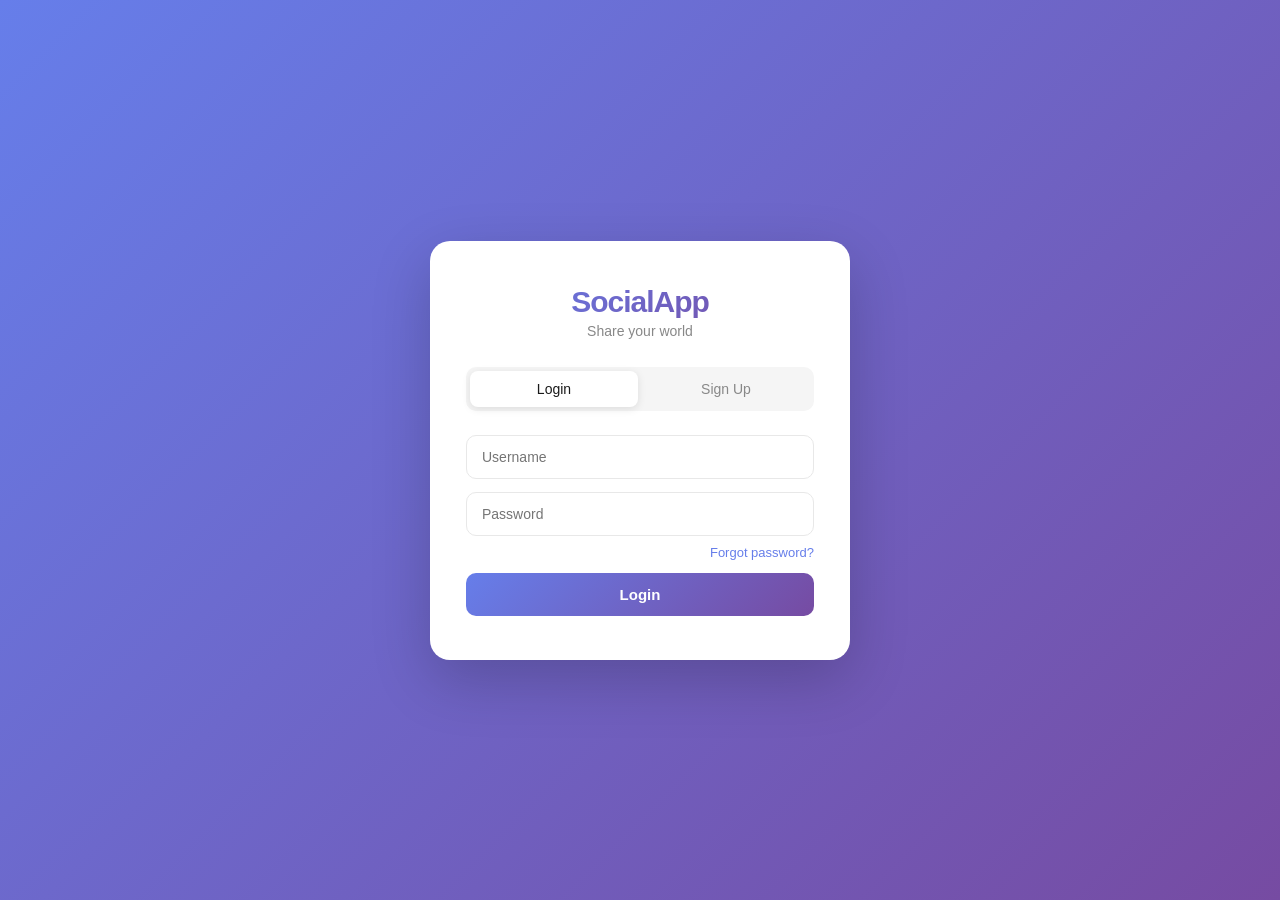
<file: pages/profile.html>
<!DOCTYPE html>
<html lang="en">
<head>
  <meta charset="UTF-8">
  <meta name="viewport" content="width=device-width, initial-scale=1.0">
  <title>Profile — SocialApp</title>
  <style>
    *, *::before, *::after { box-sizing: border-box; margin: 0; padding: 0; }
    body { font-family: -apple-system, BlinkMacSystemFont, 'Segoe UI', sans-serif;
           background: #fafafa; color: #1a1a1a; }
    .nav { background: #fff; border-bottom: 1px solid #efefef; height: 56px;
           display: flex; align-items: center; padding: 0 24px; gap: 4px;
           position: sticky; top: 0; z-index: 100; }
    .nav-logo { font-size: 22px; font-weight: 800; color: #667eea;
                text-decoration: none; margin-right: 12px; }
    .nav a { text-decoration: none; color: #444; font-size: 14px; font-weight: 500;
             padding: 7px 11px; border-radius: 8px; transition: background .15s; }
    .nav a:hover { background: #f5f5f5; }
    .nav-logout { margin-left: auto; padding: 7px 14px; background: none;
                  border: 1px solid #ddd; border-radius: 8px; font-size: 13px;
                  cursor: pointer; }
    .nav-logout:hover { background: #fee; border-color: #e74c3c; color: #e74c3c; }

    .wrap { max-width: 860px; margin: 0 auto; padding: 0 20px 40px; }

    /* Profile header */
    .p-header { background: #fff; border: 1px solid #efefef; border-radius: 16px;
                padding: 32px; margin: 24px 0 20px; display: flex;
                align-items: center; gap: 40px; }
    .p-av { width: 96px; height: 96px; border-radius: 50%; object-fit: cover;
            background: linear-gradient(135deg,#667eea,#764ba2);
            display: flex; align-items: center; justify-content: center;
            color: #fff; font-size: 36px; font-weight: 700; flex-shrink: 0;
            border: 3px solid #efefef; }
    .p-av img { width: 100%; height: 100%; border-radius: 50%; object-fit: cover; }
    .p-info h2 { font-size: 22px; font-weight: 600; margin-bottom: 8px; }
    .p-stats { display: flex; gap: 28px; margin-bottom: 10px; }
    .p-stats div { text-align: center; }
    .p-stats strong { font-size: 17px; font-weight: 700; display: block; }
    .p-stats span { font-size: 12px; color: #888; }
    .p-bio { font-size: 14px; color: #555; line-height: 1.5; max-width: 400px; }
    .p-btns { display: flex; gap: 10px; margin-top: 14px; }
    .btn { padding: 8px 22px; border-radius: 8px; font-size: 14px;
           font-weight: 600; cursor: pointer; font-family: inherit; transition: all .15s; }
    .btn-primary { background: #667eea; color: #fff; border: none; }
    .btn-primary:hover { background: #5568d0; }
    .btn-outline { background: none; border: 1.5px solid #ddd; color: #333; }
    .btn-outline:hover { background: #f5f5f5; }
    .btn-danger { background: none; border: 1.5px solid #e74c3c; color: #e74c3c; }

    /* Edit form */
    .edit-box { background: #fff; border: 1px solid #efefef; border-radius: 14px;
                padding: 24px; margin-bottom: 20px; display: none; }
    .edit-box h3 { font-size: 16px; font-weight: 600; margin-bottom: 16px; }
    .field { margin-bottom: 14px; }
    .field label { display: block; font-size: 13px; font-weight: 500;
                   color: #555; margin-bottom: 5px; }
    .field input, .field textarea {
      width: 100%; padding: 10px 12px; border: 1.5px solid #e8e8e8;
      border-radius: 8px; font-size: 14px; font-family: inherit; outline: none; }
    .field input:focus, .field textarea:focus { border-color: #667eea; }
    .field textarea { resize: vertical; min-height: 80px; }

    /* Post tabs */
    .tabs { display: flex; gap: 0; border-bottom: 1.5px solid #efefef;
            margin-bottom: 2px; }
    .tab { padding: 12px 20px; font-size: 14px; font-weight: 500; color: #888;
           cursor: pointer; border: none; background: none; border-bottom: 2.5px solid transparent;
           margin-bottom: -1.5px; transition: all .15s; font-family: inherit; }
    .tab.active { color: #667eea; border-bottom-color: #667eea; }

    /* Grid */
    .grid { display: grid; grid-template-columns: repeat(3,1fr); gap: 3px; margin-top: 3px; }
    .grid-item { aspect-ratio: 1; overflow: hidden; cursor: pointer;
                 background: #f0f0f0; border-radius: 2px; }
    .grid-item img, .grid-item video { width: 100%; height: 100%;
                                       object-fit: cover; transition: transform .2s; }
    .grid-item:hover img, .grid-item:hover video { transform: scale(1.06); }
    .grid-item .note-tile { width: 100%; height: 100%; background: linear-gradient(135deg,#f5f3ff,#ede9fe);
                             display: flex; align-items: center; justify-content: center;
                             padding: 10px; font-size: 13px; color: #555; text-align: center; }

    .empty-grid { text-align: center; padding: 50px; color: #888;
                  grid-column: 1/-1; }
    .empty-grid div { font-size: 40px; margin-bottom: 10px; }
    .empty-grid a { color: #667eea; text-decoration: none; font-weight: 600; }
  </style>
</head>
<body>

<nav class="nav">
  <a class="nav-logo" href="feed.html">● SocialApp</a>
  <a href="feed.html">🏠 Home</a>
  <a href="explore.html">🔍 Explore</a>
  <a href="reels.html">🎬 Reels</a>
  <a href="upload.html">➕ Upload</a>
  <a href="chat.html">💬 Messages</a>
  <a href="notifications.html">🔔</a>
  <a href="profile.html">👤 Profile</a>
  <button class="nav-logout" onclick="doLogout()">Logout</button>
</nav>

<div class="wrap">
  <div id="p-header" class="p-header">
    <div style="text-align:center;color:#aaa;width:100%">Loading profile...</div>
  </div>

  <div class="edit-box" id="edit-box">
    <h3>Edit Profile</h3>
    <div class="field">
      <label>Profile Photo</label>
      <input type="file" id="av-input" accept="image/*">
    </div>
    <div class="field">
      <label>Bio</label>
      <textarea id="bio-inp" placeholder="Write something about yourself..."></textarea>
    </div>
    <div class="field">
      <label>Website</label>
      <input type="url" id="web-inp" placeholder="https://yourwebsite.com">
    </div>
    <div style="display:flex;gap:10px;margin-top:4px">
      <button class="btn btn-primary" onclick="saveProfile()">Save Changes</button>
      <button class="btn btn-outline" onclick="document.getElementById('edit-box').style.display='none'">Cancel</button>
    </div>
  </div>

  <div class="tabs">
    <button class="tab active" onclick="switchTab('posts',this)">📷 Posts</button>
    <button class="tab" onclick="switchTab('reels',this)">🎬 Reels</button>
    <button class="tab" onclick="switchTab('videos',this)">🎥 Videos</button>
  </div>

  <div class="grid" id="posts-grid">
    <div class="empty-grid"><div>📷</div><p>No posts yet</p></div>
  </div>
</div>

<script type="module">
import { getMe, getUserById, updateProfile, getUserPosts, followUser, unfollowUser } from '../js/api.js';

if (!localStorage.getItem('access_token')) {
  window.location.href = 'index.html';
}

const params  = new URLSearchParams(window.location.search);
const targetId = params.get('id');
const myId    = localStorage.getItem('user_id');
const isOwn   = !targetId || String(targetId) === String(myId);
let allPosts  = [];

async function loadProfile() {
  const user = isOwn ? await getMe() : await getUserById(targetId);
  if (!user) return;

  const p = user.profile || {};
  const letter = (user.username||'U')[0].toUpperCase();
  const avHtml = p.avatar_url
    ? `<div class="p-av" style="padding:0"><img src="${p.avatar_url}" onerror="this.outerHTML='<div class=\\'p-av\\'>${letter}</div>'"></div>`
    : `<div class="p-av">${letter}</div>`;

  const postsData = await getUserPosts(user.id);
  allPosts = postsData?.results || [];
  const postCount = allPosts.length;

  document.getElementById('p-header').innerHTML = `
    ${avHtml}
    <div class="p-info">
      <h2>${user.username}</h2>
      <div class="p-stats">
        <div><strong>${postCount}</strong><span>Posts</span></div>
        <div><strong>${p.followers_count || 0}</strong><span>Followers</span></div>
        <div><strong>${p.following_count || 0}</strong><span>Following</span></div>
      </div>
      ${p.bio ? `<p class="p-bio">${p.bio}</p>` : ''}
      ${p.website ? `<a href="${p.website}" target="_blank" style="font-size:13px;color:#667eea">${p.website}</a>` : ''}
      <div class="p-btns">
        ${isOwn
          ? `<button class="btn btn-outline" onclick="document.getElementById('edit-box').style.display='block'">✏️ Edit Profile</button>
             <button class="btn btn-outline" onclick="window.location.href='upload.html'">➕ New Post</button>`
          : `<button class="btn btn-primary" id="follow-btn" onclick="toggleFollow(${user.id})">
               ${user.is_following ? 'Following' : 'Follow'}
             </button>`}
      </div>
    </div>`;

  if (p.bio) {
    document.getElementById('bio-inp').value = p.bio;
  }
  if (p.website) {
    document.getElementById('web-inp').value = p.website;
  }

  renderGrid('posts');
}

function renderGrid(type) {
  const grid = document.getElementById('posts-grid');
  let filtered = allPosts;
  if (type === 'reels')  filtered = allPosts.filter(p => p.post_type === 'reel');
  if (type === 'videos') filtered = allPosts.filter(p => ['video','long_video'].includes(p.post_type));

  if (!filtered.length) {
    grid.innerHTML = `<div class="empty-grid">
      <div>${type === 'reels' ? '🎬' : type === 'videos' ? '🎥' : '📷'}</div>
      <p>No ${type} yet</p>
      ${isOwn ? `<a href="upload.html">Upload now</a>` : ''}
    </div>`;
    return;
  }

  grid.innerHTML = filtered.map(p => {
    if (p.post_type === 'photo' && p.media_url) {
      return `<div class="grid-item"><img src="${p.media_url}" alt="" loading="lazy"></div>`;
    }
    if (['video','reel','long_video'].includes(p.post_type) && p.media_url) {
      return `<div class="grid-item"><video src="${p.media_url}" preload="metadata" muted></video></div>`;
    }
    return `<div class="grid-item"><div class="note-tile">${p.caption || 'Note'}</div></div>`;
  }).join('');
}

window.switchTab = (type, btn) => {
  document.querySelectorAll('.tab').forEach(t => t.classList.remove('active'));
  btn.classList.add('active');
  renderGrid(type);
};

window.toggleFollow = async (id) => {
  const btn = document.getElementById('follow-btn');
  if (btn.textContent.trim() === 'Follow') {
    await followUser(id);
    btn.textContent = 'Following';
    btn.classList.add('btn-outline');
    btn.classList.remove('btn-primary');
  } else {
    await unfollowUser(id);
    btn.textContent = 'Follow';
    btn.classList.add('btn-primary');
    btn.classList.remove('btn-outline');
  }
};

window.saveProfile = async () => {
  const fd = new FormData();
  fd.append('bio', document.getElementById('bio-inp').value);
  fd.append('website', document.getElementById('web-inp').value);
  const av = document.getElementById('av-input').files[0];
  if (av) fd.append('avatar', av);
  const res = await updateProfile(fd);
  if (res) {
    alert('Profile updated!');
    document.getElementById('edit-box').style.display = 'none';
    loadProfile();
  }
};

loadProfile();
</script>
</body>
</html>
</file>
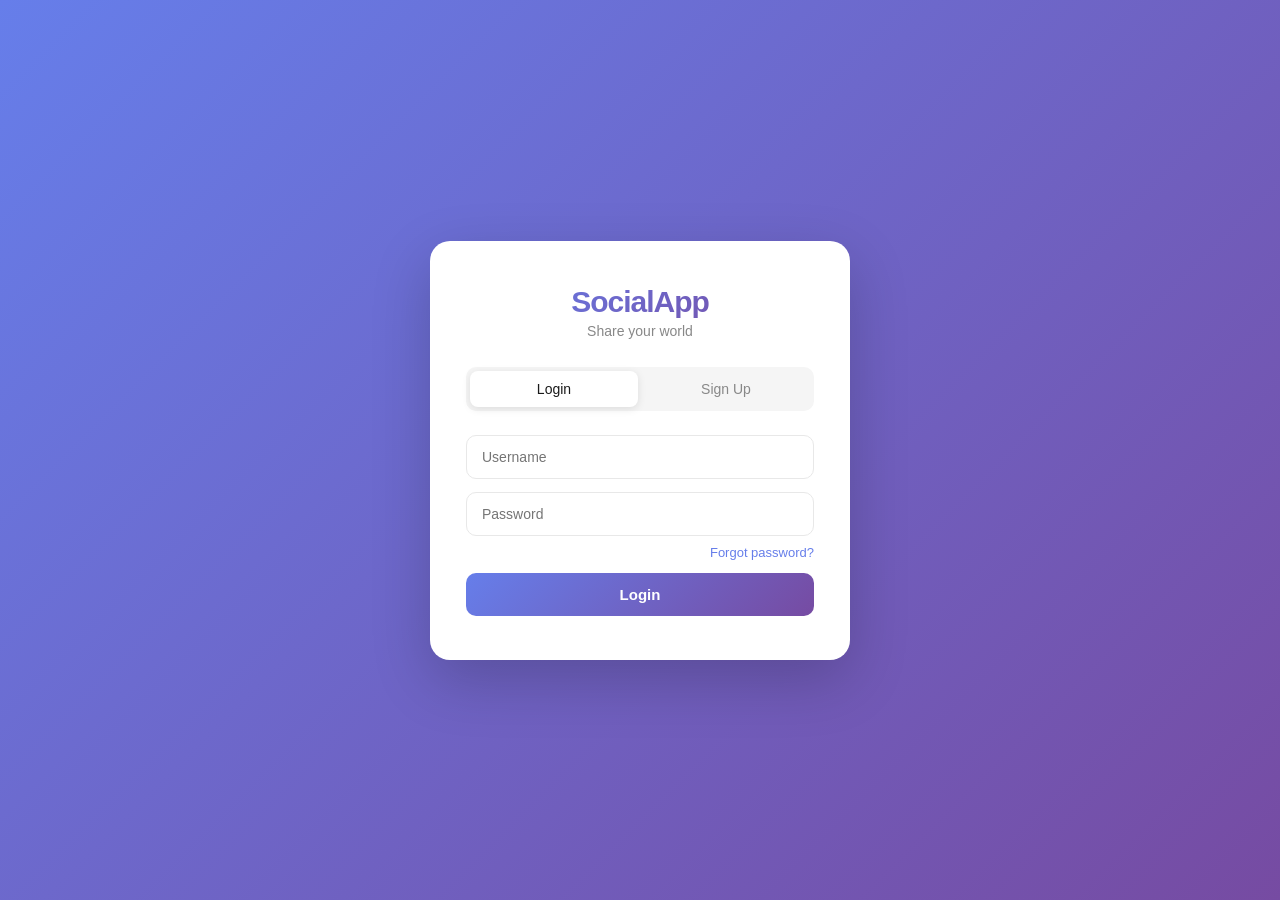
<file: pages/reels.html>
<!DOCTYPE html>
<html lang="en">
<head>
  <meta charset="UTF-8">
  <meta name="viewport" content="width=device-width, initial-scale=1.0">
  <title>Reels — SocialApp</title>
  <style>
    * { box-sizing: border-box; margin: 0; padding: 0; }
    body { background: #000; font-family: -apple-system, sans-serif;
           height: 100vh; overflow: hidden; }
    .top-nav { position: fixed; top: 0; left: 0; right: 0; z-index: 50;
               display: flex; align-items: center; justify-content: space-between;
               padding: 14px 20px; background: linear-gradient(to bottom,rgba(0,0,0,.7),transparent); }
    .top-nav a { color: #fff; font-size: 20px; font-weight: 800; text-decoration: none; }
    .top-nav span { color: #fff; font-size: 16px; font-weight: 600; }
    .top-nav-back { color: #fff; font-size: 22px; text-decoration: none; }

    .reel-wrap { height: 100vh; overflow-y: scroll; scroll-snap-type: y mandatory;
                 scrollbar-width: none; }
    .reel-wrap::-webkit-scrollbar { display: none; }

    .reel { height: 100vh; scroll-snap-align: start; position: relative;
            display: flex; align-items: center; justify-content: center;
            background: #111; overflow: hidden; }
    .reel video { height: 100%; width: 100%; object-fit: cover; }

    /* Gradient overlays */
    .reel::before { content: ''; position: absolute; top: 0; left: 0; right: 0;
                    height: 150px; background: linear-gradient(to bottom,rgba(0,0,0,.5),transparent);
                    z-index: 2; pointer-events: none; }
    .reel::after  { content: ''; position: absolute; bottom: 0; left: 0; right: 0;
                    height: 250px; background: linear-gradient(to top,rgba(0,0,0,.7),transparent);
                    z-index: 2; pointer-events: none; }

    /* Right actions */
    .reel-actions { position: absolute; right: 14px; bottom: 100px; z-index: 10;
                    display: flex; flex-direction: column; gap: 22px; align-items: center; }
    .ract { display: flex; flex-direction: column; align-items: center; gap: 4px;
            cursor: pointer; }
    .ract button { background: none; border: none; color: #fff; font-size: 28px;
                   cursor: pointer; filter: drop-shadow(0 1px 4px rgba(0,0,0,.5));
                   transition: transform .15s; }
    .ract button:active { transform: scale(1.3); }
    .ract span { font-size: 12px; color: #fff; font-weight: 600;
                 text-shadow: 0 1px 3px rgba(0,0,0,.8); }

    /* Author info */
    .reel-info { position: absolute; bottom: 80px; left: 14px; z-index: 10;
                 max-width: calc(100% - 90px); }
    .reel-author { display: flex; align-items: center; gap: 10px; margin-bottom: 8px; }
    .reel-av { width: 40px; height: 40px; border-radius: 50%; border: 2.5px solid #fff;
               object-fit: cover; background: #667eea; display: flex;
               align-items: center; justify-content: center;
               color: #fff; font-weight: 700; font-size: 16px; }
    .reel-author a { color: #fff; font-weight: 700; font-size: 15px;
                     text-decoration: none; text-shadow: 0 1px 3px rgba(0,0,0,.8); }
    .follow-pill { padding: 4px 12px; background: none; border: 1.5px solid #fff;
                   border-radius: 20px; color: #fff; font-size: 12px; font-weight: 600;
                   cursor: pointer; }
    .reel-caption { color: #fff; font-size: 14px; line-height: 1.5;
                    text-shadow: 0 1px 3px rgba(0,0,0,.8); }

    /* Fake reel placeholder */
    .fake-reel { width: 100%; height: 100%; display: flex; align-items: center;
                 justify-content: center; font-size: 80px;
                 background: linear-gradient(135deg,#1a1a2e,#16213e,#0f3460); }

    /* Comment drawer */
    .cmt-drawer { position: fixed; bottom: 0; left: 0; right: 0; z-index: 200;
                  background: #1a1a1a; border-radius: 20px 20px 0 0;
                  padding: 20px 16px; max-height: 60vh; overflow-y: auto;
                  transform: translateY(100%); transition: transform .3s; }
    .cmt-drawer.open { transform: translateY(0); }
    .cmt-drawer h4 { color: #fff; font-size: 15px; margin-bottom: 16px;
                     display: flex; justify-content: space-between; }
    .cmt-drawer h4 button { background: none; border: none; color: #aaa;
                             font-size: 20px; cursor: pointer; }

    .loading { color: #fff; text-align: center; padding: 60px 20px; font-size: 16px; }
  </style>
</head>
<body>

<nav class="nav">
  <a class="nav-logo" href="feed.html">● SocialApp</a>
  <a href="feed.html">🏠 Home</a>
  <a href="explore.html">🔍 Explore</a>
  <a href="reels.html">🎬 Reels</a>
  <a href="upload.html">➕ Upload</a>
  <a href="chat.html">💬 Messages</a>
  <a href="notifications.html">🔔</a>
  <a href="profile.html">👤 Profile</a>
  <button class="nav-logout" onclick="doLogout()">Logout</button>
</nav>

<div class="top-nav">
  <a href="feed.html">← </a>
  <span>Reels</span>
  <a href="upload.html" style="color:#fff;font-size:22px">+</a>
</div>

<div class="reel-wrap" id="reel-wrap">
  <div class="loading">Loading reels...</div>
</div>

<div class="cmt-drawer" id="cmt-drawer">
  <h4>Comments <button onclick="closeCmt()">✕</button></h4>
  <div id="cmt-list"></div>
  <div style="display:flex;gap:8px;margin-top:14px">
    <input id="cmt-inp" placeholder="Add a comment..."
      style="flex:1;padding:10px 14px;background:#2a2a2a;border:none;border-radius:20px;
             color:#fff;font-size:14px;font-family:inherit;outline:none">
    <button id="cmt-send" style="padding:10px 18px;background:#667eea;color:#fff;border:none;
                                  border-radius:20px;font-weight:600;cursor:pointer">Post</button>
  </div>
</div>

<script type="module">
import { getReels, likePost, getComments, addComment, followUser } from '../js/api.js';

if (!localStorage.getItem('access_token')) {
  window.location.href = 'index.html';
}

const wrap = document.getElementById('reel-wrap');
let currentPost = null;

// FAKE reels for demo when no reels uploaded yet
const FAKE = [
  { emoji: '🌄', color: 'linear-gradient(135deg,#667eea,#764ba2)' },
  { emoji: '🎵', color: 'linear-gradient(135deg,#f093fb,#f5576c)' },
  { emoji: '🏄', color: 'linear-gradient(135deg,#4facfe,#00f2fe)' },
  { emoji: '🔥', color: 'linear-gradient(135deg,#fa709a,#fee140)' },
  { emoji: '🌿', color: 'linear-gradient(135deg,#43e97b,#38f9d7)' },
];

function buildReel(reel, index) {
  const letter = (reel.author?.username || 'U')[0].toUpperCase();
  const avUrl  = reel.author?.profile?.avatar_url;
  const avHtml = avUrl
    ? `<img class="reel-av" src="${avUrl}" onerror="this.outerHTML='<div class=\\'reel-av\\'>${letter}</div>'">`
    : `<div class="reel-av">${letter}</div>`;

  const mediaHtml = reel.media_url
    ? `<video src="${reel.media_url}" loop playsinline muted></video>`
    : `<div class="fake-reel" style="background:${FAKE[index % FAKE.length].color}">
         <span>${FAKE[index % FAKE.length].emoji}</span>
       </div>`;

  return `
  <div class="reel" data-id="${reel.id}">
    ${mediaHtml}
    <div class="reel-actions">
      <div class="ract">
        <button id="rl-${reel.id}" onclick="doLike(${reel.id}, this)">
          ${reel.is_liked ? '❤️' : '🤍'}
        </button>
        <span id="rc-${reel.id}">${reel.likes_count}</span>
      </div>
      <div class="ract">
        <button onclick="openCmt(${reel.id})">💬</button>
        <span>Comment</span>
      </div>
      <div class="ract">
        <button onclick="navigator.share ? navigator.share({url:location.href}) : alert('Copy: '+location.href)">↗️</button>
        <span>Share</span>
      </div>
    </div>
    <div class="reel-info">
      <div class="reel-author">
        ${avHtml}
        <a href="/frontend/pages/profile.html?id=${reel.author?.id}">@${reel.author?.username}</a>
        <button class="follow-pill" onclick="doFollow(${reel.author?.id}, this)">Follow</button>
      </div>
      <div class="reel-caption">${reel.caption || ''}</div>
    </div>
  </div>`;
}

// Load reels
async function load() {
  const data = await getReels();
  let reels = data?.results || [];

  // If no reels yet, show fake demo reels
  if (!reels.length) {
    const me = localStorage.getItem('username') || 'User';
    reels = FAKE.map((f, i) => ({
      id: i + 1,
      author: { id: 0, username: me, profile: {} },
      media_url: null,
      caption: ['Beautiful sunset 🌄', 'Good vibes only 🎵', 'Surf\'s up 🏄',
                'Feeling the heat 🔥', 'Nature walk 🌿'][i],
      is_liked: false,
      likes_count: Math.floor(Math.random() * 500),
    }));
  }

  wrap.innerHTML = reels.map((r, i) => buildReel(r, i)).join('');
  setupObserver();
}

// Auto-play on scroll
function setupObserver() {
  const obs = new IntersectionObserver(entries => {
    entries.forEach(e => {
      const v = e.target.querySelector('video');
      if (!v) return;
      if (e.isIntersecting) { v.muted = false; v.play(); }
      else { v.pause(); v.currentTime = 0; v.muted = true; }
    });
  }, { threshold: 0.7 });
  document.querySelectorAll('.reel').forEach(r => obs.observe(r));
}

window.doLike = async (id, btn) => {
  const res = await likePost(id);
  if (!res) return;
  btn.textContent = res.liked ? '❤️' : '🤍';
  document.getElementById(`rc-${id}`).textContent = res.count;
};

window.doFollow = async (id, btn) => {
  if (!id) return;
  await followUser(id);
  btn.textContent = 'Following';
  btn.style.background = 'rgba(255,255,255,0.2)';
};

window.openCmt = async (postId) => {
  currentPost = postId;
  const drawer = document.getElementById('cmt-drawer');
  drawer.classList.add('open');
  const list = document.getElementById('cmt-list');
  list.innerHTML = '<p style="color:#aaa;font-size:13px">Loading...</p>';
  const data = await getComments(postId);
  const items = data?.results || [];
  if (!items.length) {
    list.innerHTML = '<p style="color:#aaa;font-size:13px">No comments yet</p>';
  } else {
    list.innerHTML = items.map(c => `
      <div style="display:flex;gap:10px;margin-bottom:12px;align-items:flex-start">
        <div style="width:32px;height:32px;border-radius:50%;background:#667eea;
                    display:flex;align-items:center;justify-content:center;
                    color:#fff;font-weight:700;font-size:13px;flex-shrink:0">
          ${(c.author?.username||'U')[0].toUpperCase()}
        </div>
        <div style="background:#2a2a2a;border-radius:12px;padding:8px 12px">
          <b style="color:#fff;font-size:13px;margin-right:5px">${c.author?.username}</b>
          <span style="color:#ccc;font-size:13px">${c.text}</span>
        </div>
      </div>`).join('');
  }
};

window.closeCmt = () => {
  document.getElementById('cmt-drawer').classList.remove('open');
  currentPost = null;
};

document.getElementById('cmt-send').onclick = async () => {
  if (!currentPost) return;
  const inp = document.getElementById('cmt-inp');
  const txt = inp.value.trim();
  if (!txt) return;
  inp.value = '';
  await addComment(currentPost, txt);
  const me = localStorage.getItem('username') || 'You';
  document.getElementById('cmt-list').innerHTML += `
    <div style="display:flex;gap:10px;margin-bottom:12px">
      <div style="width:32px;height:32px;border-radius:50%;background:#667eea;
                  display:flex;align-items:center;justify-content:center;
                  color:#fff;font-weight:700;font-size:13px;flex-shrink:0">
        ${me[0].toUpperCase()}
      </div>
      <div style="background:#2a2a2a;border-radius:12px;padding:8px 12px">
        <b style="color:#fff;font-size:13px;margin-right:5px">${me}</b>
        <span style="color:#ccc;font-size:13px">${txt}</span>
      </div>
    </div>`;
};

// Close comment drawer on backdrop click
document.addEventListener('click', e => {
  const drawer = document.getElementById('cmt-drawer');
  if (drawer.classList.contains('open') && !drawer.contains(e.target)) {
    closeCmt();
  }
});

load();
</script>
</body>
</html>
</file>
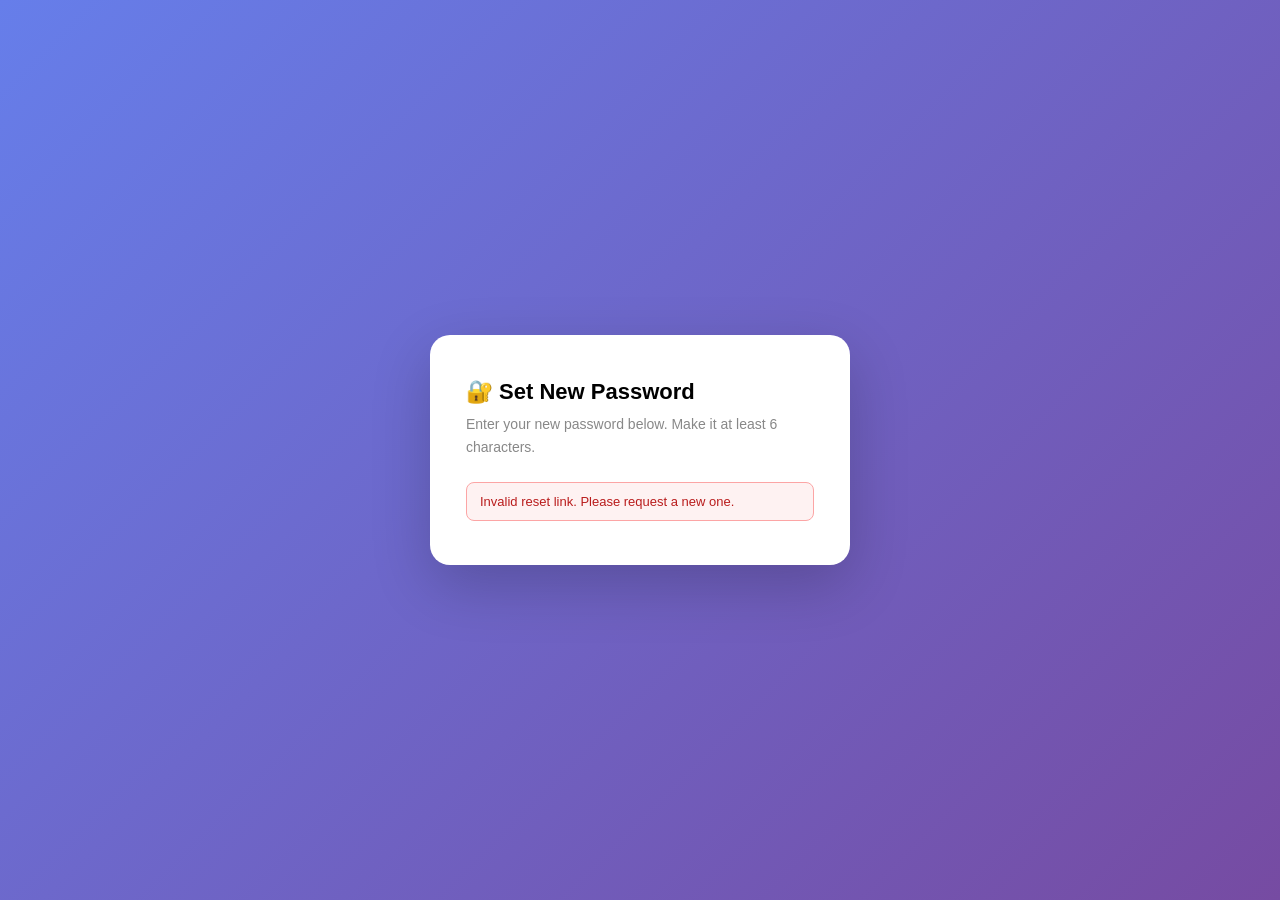
<file: pages/reset-password.html>
<!DOCTYPE html>
<html lang="en">
<head>
  <meta charset="UTF-8">
  <meta name="viewport" content="width=device-width, initial-scale=1.0">
  <title>Reset Password — SocialApp</title>
  <style>
    *, *::before, *::after { box-sizing: border-box; margin: 0; padding: 0; }
    body {
      font-family: -apple-system, BlinkMacSystemFont, 'Segoe UI', sans-serif;
      min-height: 100vh; display: flex; align-items: center; justify-content: center;
      background: linear-gradient(135deg,#667eea,#764ba2); padding: 20px;
    }
    .box {
      background: #fff; border-radius: 20px; padding: 44px 36px;
      width: 100%; max-width: 420px; box-shadow: 0 20px 60px rgba(0,0,0,0.2);
    }
    h2 { font-size: 22px; font-weight: 700; margin-bottom: 8px; }
    p  { font-size: 14px; color: #888; margin-bottom: 24px; line-height: 1.6; }
    form { display: flex; flex-direction: column; gap: 14px; }
    input {
      padding: 13px 15px; border: 1.5px solid #e8e8e8; border-radius: 10px;
      font-size: 14px; font-family: inherit; outline: none; transition: border-color .2s;
    }
    input:focus { border-color: #667eea; }
    .btn {
      padding: 13px; background: linear-gradient(135deg,#667eea,#764ba2);
      color: white; border: none; border-radius: 10px; font-size: 15px;
      font-weight: 700; cursor: pointer; font-family: inherit;
    }
    .btn:disabled { opacity: .6; cursor: not-allowed; }
    .err { background: #fef2f2; border: 1px solid #fca5a5; border-radius: 8px;
           padding: 11px 13px; font-size: 13px; color: #b91c1c; display: none; }
    .ok  { background: #f0fdf4; border: 1px solid #86efac; border-radius: 8px;
           padding: 11px 13px; font-size: 13px; color: #15803d; display: none; }
  </style>
</head>
<body>
<div class="box">
  <h2>🔐 Set New Password</h2>
  <p>Enter your new password below. Make it at least 6 characters.</p>
  <div class="err" id="err"></div>
  <div class="ok"  id="ok"></div>
  <form id="reset-form">
    <input type="password" name="password"  placeholder="New password" required minlength="6">
    <input type="password" name="password2" placeholder="Confirm new password" required>
    <button type="submit" class="btn" id="reset-btn">Set New Password</button>
  </form>
</div>

<script type="module">
import { resetPassword } from '../js/api.js';

// Get token and uid from URL: ?uid=X&token=XXXX
const params = new URLSearchParams(window.location.search);
const uid    = params.get('uid');
const token  = params.get('token');

if (!uid || !token) {
    document.getElementById('err').textContent = 'Invalid reset link. Please request a new one.';
    document.getElementById('err').style.display = 'block';
    document.getElementById('reset-form').style.display = 'none';
}

document.getElementById('reset-form').addEventListener('submit', async e => {
    e.preventDefault();
    const pw1 = e.target.password.value;
    const pw2 = e.target.password2.value;
    const err = document.getElementById('err');
    const ok  = document.getElementById('ok');

    if (pw1 !== pw2) {
        err.textContent = 'Passwords do not match.';
        err.style.display = 'block';
        return;
    }

    const btn = document.getElementById('reset-btn');
    btn.disabled = true;
    btn.textContent = 'Saving...';

    const data = await resetPassword({ uid, token, password: pw1 });

    if (data?.__error || data?.error) {
        err.textContent = data.error || data.detail || 'Reset failed. Link may have expired.';
        err.style.display = 'block';
        ok.style.display  = 'none';
    } else {
        ok.textContent = '✅ Password updated! Redirecting to login...';
        ok.style.display  = 'block';
        err.style.display = 'none';
        setTimeout(() => window.location.href = 'index.html', 2000);
    }

    btn.disabled = false;
    btn.textContent = 'Set New Password';
});
</script>
</body>
</html>
</file>
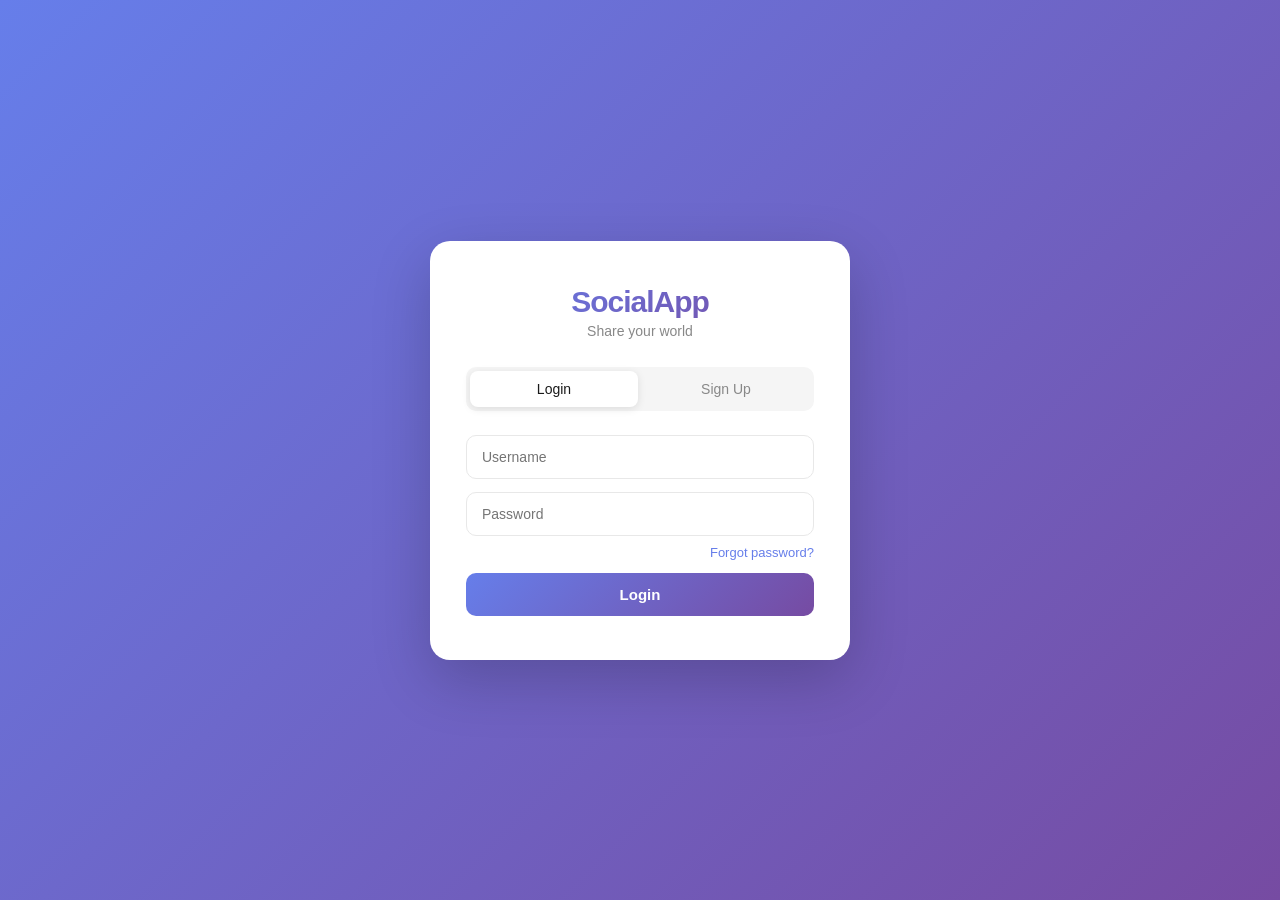
<file: pages/upload.html>
<!DOCTYPE html>
<html lang="en">
<head>
  <meta charset="UTF-8">
  <meta name="viewport" content="width=device-width, initial-scale=1.0">
  <title>Upload — SocialApp</title>
  <style>
    *, *::before, *::after { box-sizing: border-box; margin: 0; padding: 0; }
    body { font-family: -apple-system, BlinkMacSystemFont, 'Segoe UI', sans-serif;
           background: #fafafa; color: #1a1a1a; }
    .nav { background: #fff; border-bottom: 1px solid #efefef; height: 56px;
           display: flex; align-items: center; padding: 0 24px; gap: 4px;
           position: sticky; top: 0; z-index: 100; }
    .nav-logo { font-size: 22px; font-weight: 800; color: #667eea;
                text-decoration: none; margin-right: 12px; }
    .nav a { text-decoration: none; color: #444; font-size: 14px; font-weight: 500;
             padding: 7px 11px; border-radius: 8px; transition: background .15s; }
    .nav a:hover { background: #f5f5f5; }
    .nav-logout { margin-left: auto; padding: 7px 14px; background: none;
                  border: 1px solid #ddd; border-radius: 8px; font-size: 13px; cursor: pointer; }
    .nav-logout:hover { background: #fee; border-color: #e74c3c; color: #e74c3c; }

    .wrap { max-width: 560px; margin: 40px auto; padding: 0 20px; }
    .wrap h2 { font-size: 22px; font-weight: 700; margin-bottom: 24px; }

    .card { background: #fff; border: 1px solid #efefef; border-radius: 16px;
            padding: 28px; display: flex; flex-direction: column; gap: 16px; }

    label.lbl { font-size: 13px; font-weight: 600; color: #555;
                display: block; margin-bottom: 5px; }

    select, textarea {
        width: 100%; padding: 12px 14px; border: 1.5px solid #e8e8e8;
        border-radius: 10px; font-size: 14px; font-family: inherit;
        outline: none; background: #fafafa; transition: border-color .2s; }
    select:focus, textarea:focus { border-color: #667eea; background: #fff; }
    textarea { resize: vertical; min-height: 100px; }

    .drop-zone { border: 2px dashed #d0d0d0; border-radius: 12px;
                 padding: 40px 20px; text-align: center; cursor: pointer;
                 transition: all .2s; background: #fafafa; }
    .drop-zone:hover, .drop-zone.drag { border-color: #667eea; background: #f5f3ff; }
    .drop-zone .icon { font-size: 44px; margin-bottom: 10px; }
    .drop-zone p { color: #888; font-size: 14px; margin-bottom: 6px; }
    .drop-zone span { font-size: 12px; color: #aaa; }
    input[type="file"] { display: none; }

    #preview { border-radius: 10px; overflow: hidden; background: #f0f0f0;
               display: none; }
    #preview img, #preview video, #preview audio {
        max-width: 100%; display: block; }

    .btn-post { padding: 14px; background: linear-gradient(135deg, #667eea, #764ba2);
                color: white; border: none; border-radius: 10px; font-size: 15px;
                font-weight: 700; cursor: pointer; font-family: inherit;
                transition: opacity .2s; }
    .btn-post:hover { opacity: .9; }
    .btn-post:disabled { opacity: .6; cursor: not-allowed; }

    .progress-bar { height: 6px; background: #e8e8e8; border-radius: 3px;
                    overflow: hidden; display: none; }
    .progress-fill { height: 100%; background: linear-gradient(90deg,#667eea,#764ba2);
                     width: 0; transition: width .3s; border-radius: 3px; }

    .success-msg { background: #f0fdf4; border: 1px solid #86efac; border-radius: 10px;
                   padding: 14px; text-align: center; color: #166534;
                   font-weight: 600; font-size: 14px; display: none; }
    .error-msg { background: #fef2f2; border: 1px solid #fca5a5; border-radius: 10px;
                 padding: 14px; text-align: center; color: #991b1b;
                 font-size: 14px; display: none; }
  </style>
</head>
<body>

<nav class="nav">
  <a class="nav-logo" href="feed.html">● SocialApp</a>
  <a href="feed.html">🏠 Home</a>
  <a href="explore.html">🔍 Explore</a>
  <a href="reels.html">🎬 Reels</a>
  <a href="upload.html">➕ Upload</a>
  <a href="chat.html">💬 Messages</a>
  <a href="notifications.html">🔔</a>
  <a href="profile.html">👤 Profile</a>
  <button class="nav-logout" onclick="doLogout()">Logout</button>
</nav>

<div class="wrap">
  <h2>Create Post</h2>
  <div class="card">

    <div>
      <label class="lbl">Post Type</label>
      <select id="post_type">
        <option value="photo">📷 Photo</option>
        <option value="video">🎥 Short Video</option>
        <option value="reel">🎬 Reel (vertical)</option>
        <option value="long_video">📹 Long Video</option>
        <option value="audio">🎵 Audio / Song</option>
        <option value="note">📝 Note (text only)</option>
      </select>
    </div>

    <div id="file-section">
      <label class="lbl">Choose File</label>
      <div class="drop-zone" id="drop-zone" onclick="document.getElementById('file-inp').click()">
        <div class="icon">📁</div>
        <p>Click to browse or drag & drop</p>
        <span>Photos: JPG, PNG, GIF &nbsp;|&nbsp; Videos: MP4, MOV &nbsp;|&nbsp; Audio: MP3, WAV</span>
      </div>
      <input type="file" id="file-inp" accept="image/*,video/*,audio/*">
    </div>

    <div id="preview"></div>

    <div>
      <label class="lbl">Caption</label>
      <textarea id="caption" placeholder="Write a caption... use #hashtags"></textarea>
    </div>

    <div class="progress-bar" id="progress-bar">
      <div class="progress-fill" id="progress-fill"></div>
    </div>

    <div class="success-msg" id="success-msg">✅ Posted successfully! Redirecting...</div>
    <div class="error-msg" id="error-msg"></div>

    <button class="btn-post" id="post-btn" onclick="doPost()">Post</button>

  </div>
</div>

<script type="module">
import { createPost } from '../js/api.js';

if (!localStorage.getItem('access_token')) {
  window.location.href = 'index.html';
}

const postTypeSelect = document.getElementById('post_type');
const fileSection    = document.getElementById('file-section');
const fileInp        = document.getElementById('file-inp');
const preview        = document.getElementById('preview');
const dropZone       = document.getElementById('drop-zone');

// Hide file input for note type
postTypeSelect.addEventListener('change', () => {
  if (postTypeSelect.value === 'note') {
    fileSection.style.display = 'none';
    preview.style.display     = 'none';
  } else {
    fileSection.style.display = 'block';
  }
});

// Preview selected file
fileInp.addEventListener('change', e => {
  const file = e.target.files[0];
  if (!file) return;
  showPreview(file);
  dropZone.innerHTML = `<div class="icon">✅</div>
    <p style="font-weight:600;color:#333">${file.name}</p>
    <span>${(file.size / 1024 / 1024).toFixed(2)} MB — Click to change</span>`;
});

function showPreview(file) {
  const url = URL.createObjectURL(file);
  preview.style.display = 'block';
  if (file.type.startsWith('image/')) {
    preview.innerHTML = `<img src="${url}" style="max-height:400px;width:100%;object-fit:contain">`;
  } else if (file.type.startsWith('video/')) {
    preview.innerHTML = `<video src="${url}" controls style="max-height:400px;width:100%"></video>`;
  } else if (file.type.startsWith('audio/')) {
    preview.innerHTML = `<div style="padding:20px;background:#f8f8f8">
      <audio src="${url}" controls style="width:100%"></audio>
    </div>`;
  }
}

// Drag and drop
dropZone.addEventListener('dragover',  e => { e.preventDefault(); dropZone.classList.add('drag'); });
dropZone.addEventListener('dragleave', () => dropZone.classList.remove('drag'));
dropZone.addEventListener('drop', e => {
  e.preventDefault();
  dropZone.classList.remove('drag');
  const file = e.dataTransfer.files[0];
  if (file) { fileInp.files = e.dataTransfer.files; showPreview(file); }
});

// Upload
window.doPost = async () => {
  const type    = postTypeSelect.value;
  const caption = document.getElementById('caption').value.trim();
  const file    = fileInp.files[0];

  // Validation
  if (type !== 'note' && !file) {
    showError('Please select a file to upload.');
    return;
  }
  if (!caption && type === 'note') {
    showError('Please write something for your note.');
    return;
  }

  const btn = document.getElementById('post-btn');
  btn.disabled    = true;
  btn.textContent = 'Uploading...';

  const formData = new FormData();
  formData.append('post_type', type);
  formData.append('caption',   caption);
  if (file) {
    // KEY: must be named exactly 'media_file' to match the Django field
    formData.append('media_file', file, file.name);
  }

  // Show progress bar
  document.getElementById('progress-bar').style.display = 'block';
  let prog = 0;
  const interval = setInterval(() => {
    prog = Math.min(prog + 8, 85);
    document.getElementById('progress-fill').style.width = prog + '%';
  }, 200);

  try {
    const result = await createPost(formData);
    clearInterval(interval);
    document.getElementById('progress-fill').style.width = '100%';

    if (result && result.id) {
      document.getElementById('success-msg').style.display = 'block';
      document.getElementById('error-msg').style.display   = 'none';
      setTimeout(() => { window.location.href = 'feed.html'; }, 1500);
    } else {
      clearInterval(interval);
      const errorText = result
        ? JSON.stringify(result)
        : 'Upload failed. Check your connection.';
      showError(errorText);
      btn.disabled    = false;
      btn.textContent = 'Post';
    }
  } catch (err) {
    clearInterval(interval);
    showError('Upload failed: ' + err.message);
    btn.disabled    = false;
    btn.textContent = 'Post';
  }
};

function showError(msg) {
  const el = document.getElementById('error-msg');
  el.style.display = 'block';
  el.textContent   = '❌ ' + msg;
  document.getElementById('progress-bar').style.display = 'none';
}
</script>
</body>
</html>
</file>
